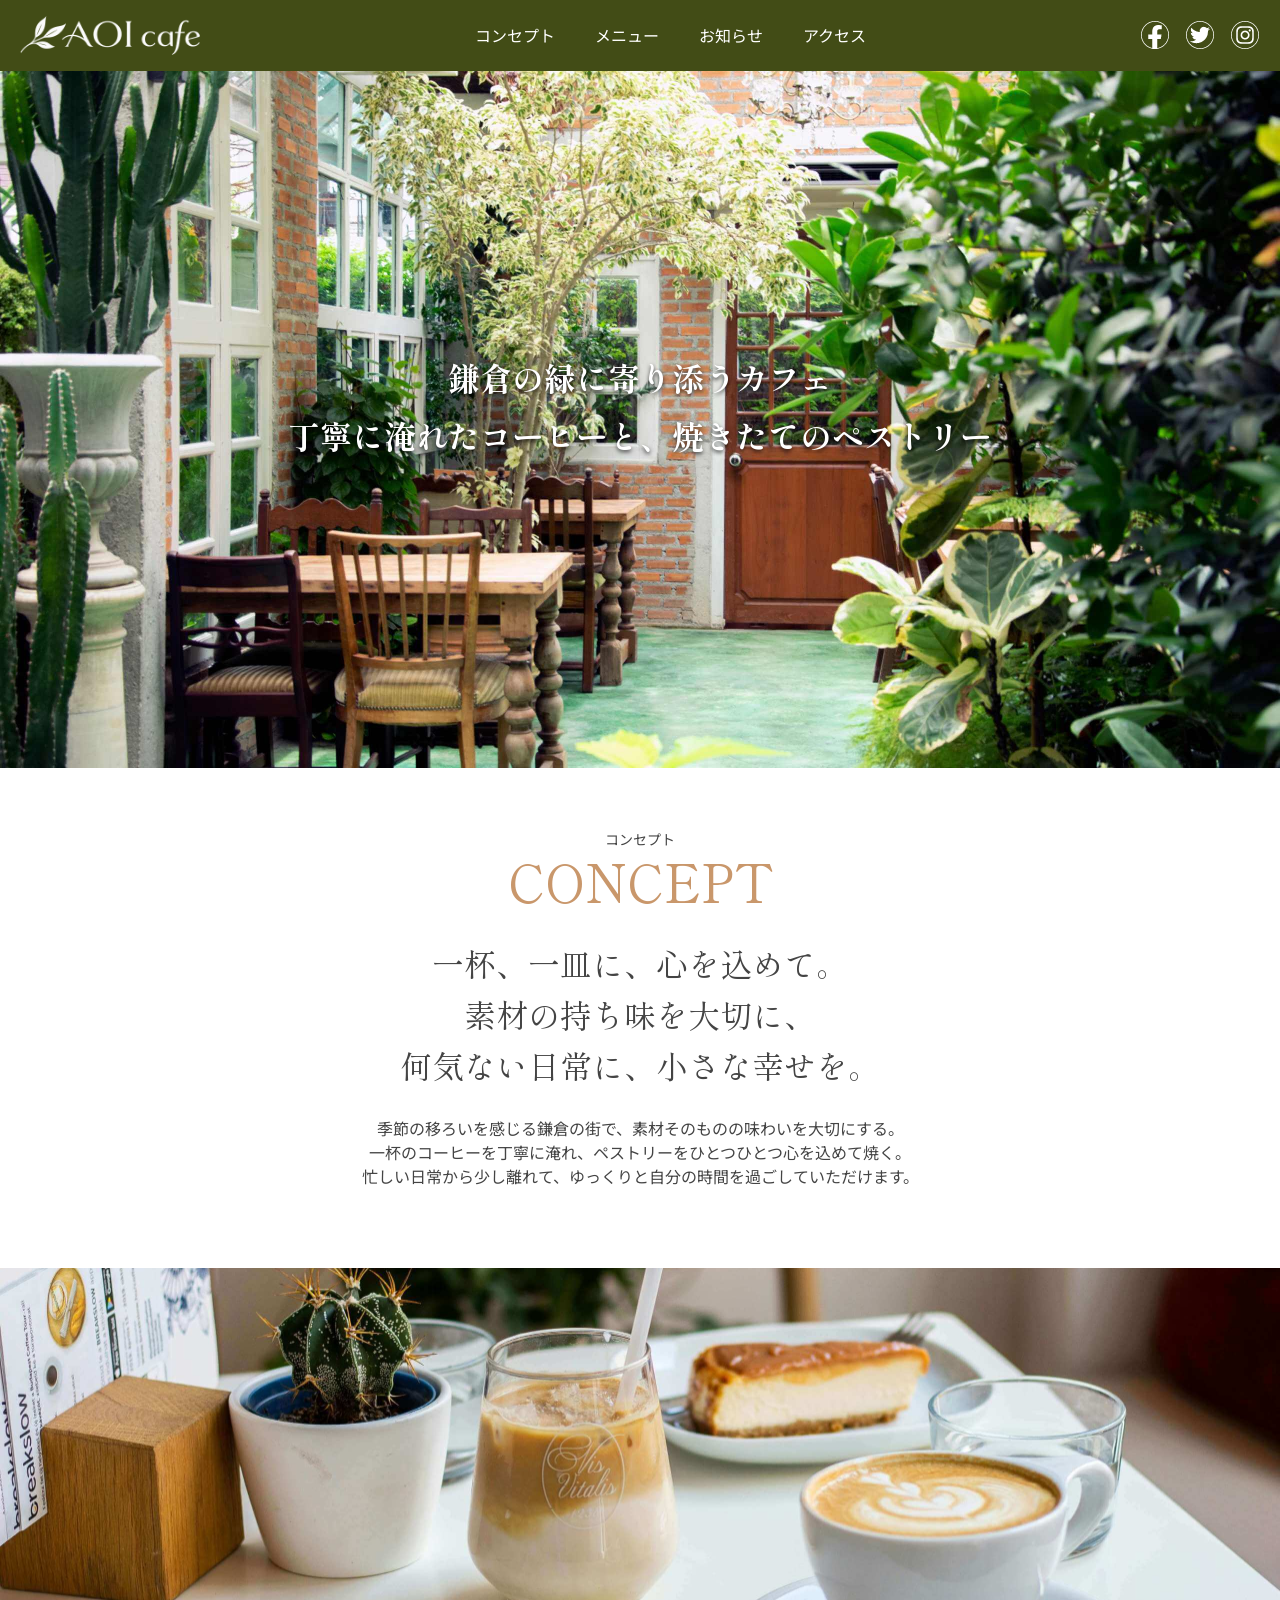
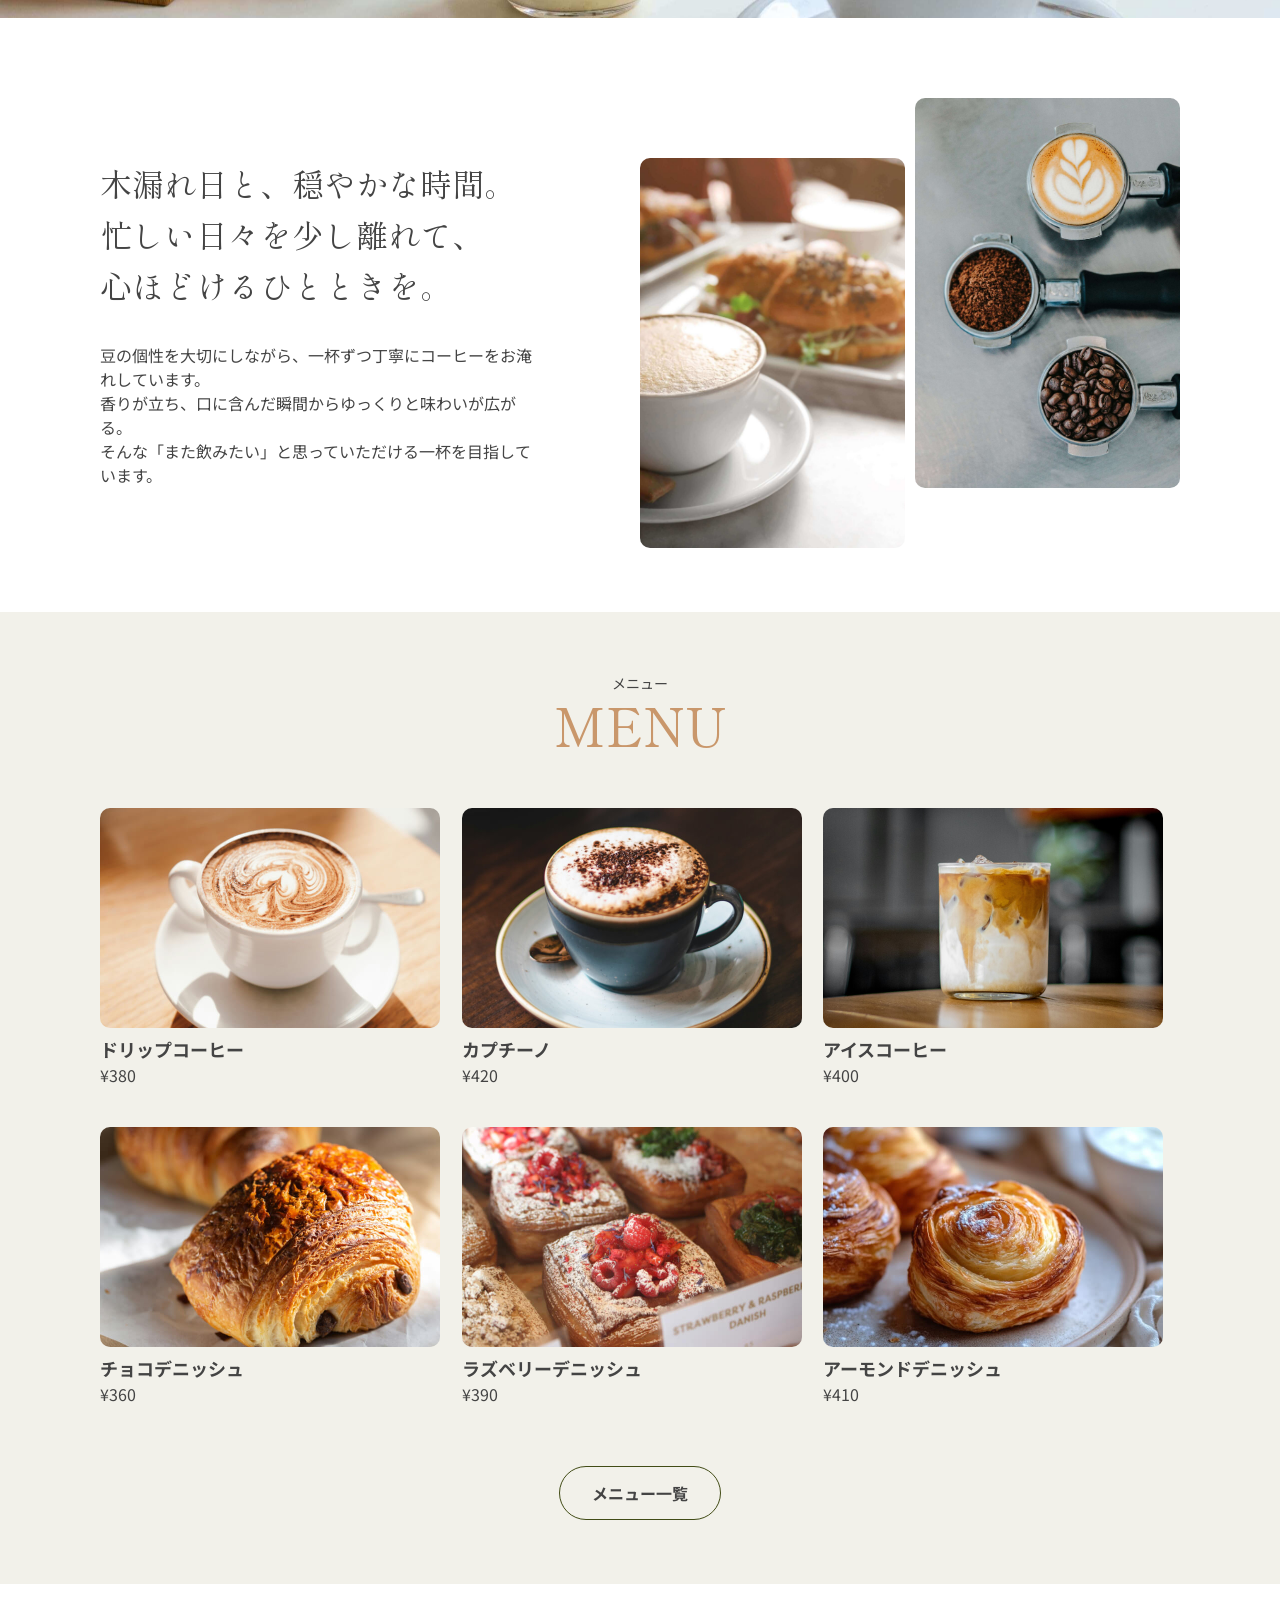
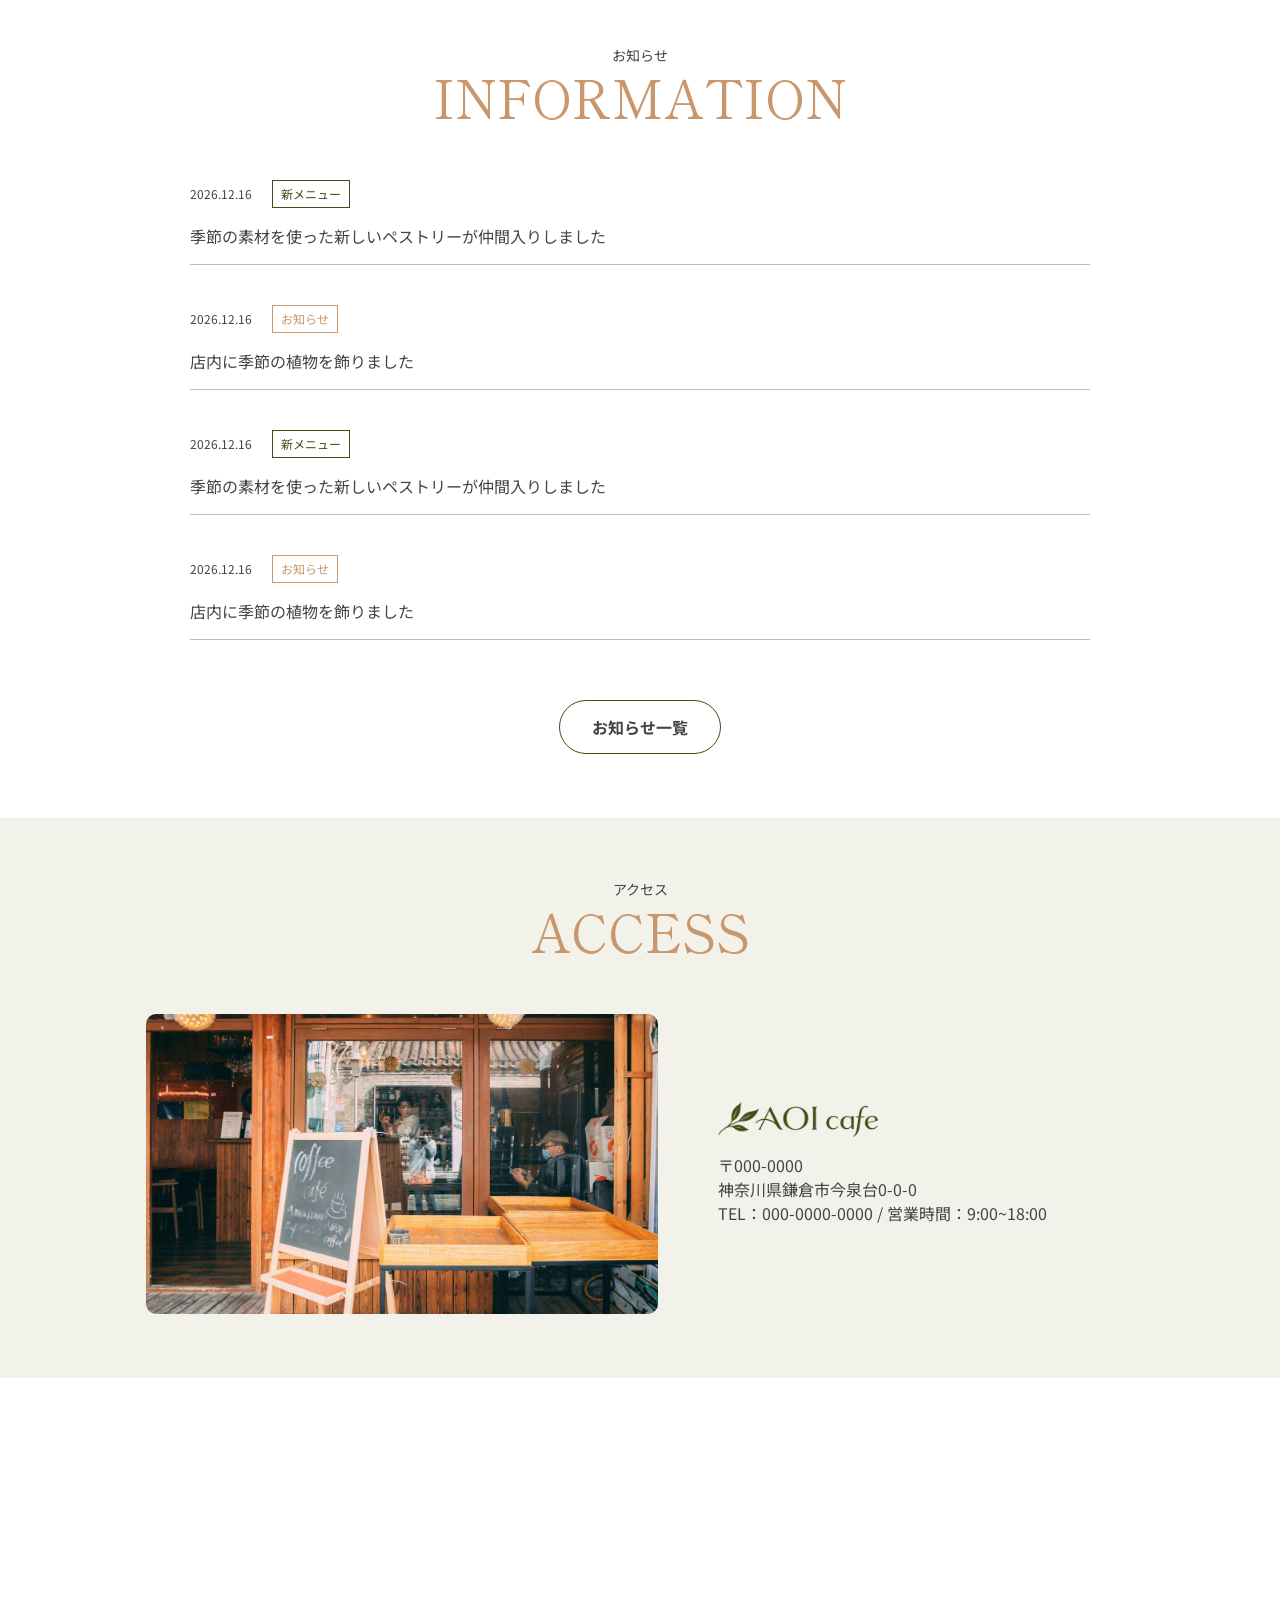
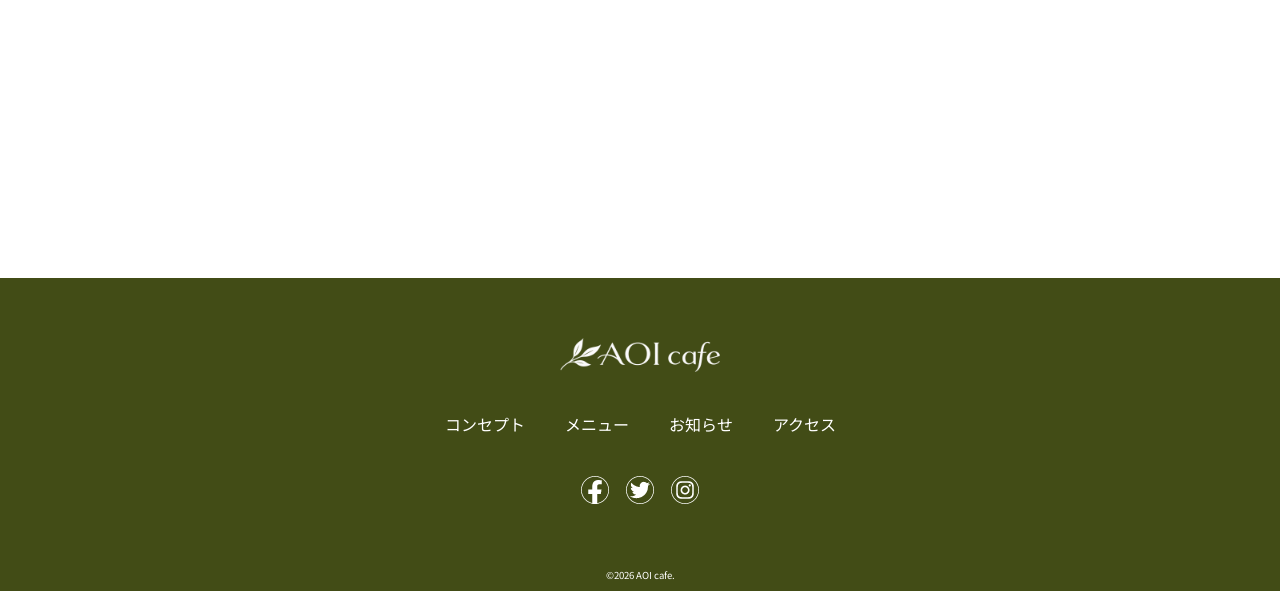
<file: index.html>
<!DOCTYPE html>
<html lang="ja">
<head>
    <meta charset="UTF-8">
    <meta name="viewport" content="width=device-width, initial-scale=1.0">
    <title>AOI cafe</title>
    <meta name="description" content="鎌倉の緑に寄り添うカフェ、AOI cafe。丁寧に淹れたコーヒーと、焼きたてのペストリーをご用意してお待ちしております。">
    <link rel="stylesheet" href="css/reset.css">
    <link rel="preconnect" href="https://fonts.googleapis.com">
    <link rel="preconnect" href="https://fonts.gstatic.com" crossorigin>
    <link href="https://fonts.googleapis.com/css2?family=Noto+Sans+JP:wght@100..900&family=Shippori+Mincho:wght@400;700&display=swap" rel="stylesheet">
    <link rel="stylesheet" href="css/style.css">
</head>
<body>
    <header class="header">
        <h1 class="header-logo">
            <a href="index.html" class="header-link">
                <img src="img/logo.png" alt="AOI cafe">
            </a>
        </h1>
        <nav class="header-nav">
            <ul class="header-nav-list">
                <li class="header-nav-item">
                    <a class="header-nav-link" href="index.html#concept">コンセプト</a>
                </li>
                <li class="header-nav-item">
                    <a class="header-nav-link" href="menu.html">メニュー</a>
                </li>
                <li class="header-nav-item">
                    <a class="header-nav-link" href="info.html">お知らせ</a>
                </li>
                <li class="header-nav-item">
                    <a class="header-nav-link" href="index.html#access">アクセス</a>
                </li>
            </ul>
        </nav>
        <div class="icon">
            <ul class="icon-list">
                <li class="icon-item">
                    <a class="icon-link">
                        <img src="img/facebook_icon.png" alt="Facebook">
                    </a>
                </li>
                <li class="icon-item">
                    <a class="icon-link">
                        <img src="img/twitter_icon.png" alt="Twitter">
                    </a>
                </li>
                <li class="icon-item">
                    <a class="icon-link">
                        <img src="img/instagram_icon.png" alt="Instagram">
                    </a>
                </li>
            </ul>
        </div>
        <div class="sp-header-btn">
            <button class="sp-header-btn-link" type="button" aria-label="メニューを開く" aria-expanded="false" aria-controls="sp-menu">
                <span class="sp-header-btn-box"></span>
                <span class="sp-header-btn-box"></span>
                <span class="sp-header-btn-box"></span>
            </button>
        </div>
        <div class="sp-menu" id="sp-menu" inert>
            <nav class="sp-menu-nav">
                <ul class="sp-menu-list">
                    <li class="sp-menu-item">
                        <a href="index.html#concept" class="sp-menu-link  __concept"><span class="sp-menu-label-ja">コンセプト</span><span class="sp-menu-label-en">CONCEPT</span></a>
                    </li>
                    <li class="sp-menu-item">
                        <a href="menu.html" class="sp-menu-link  __menu"><span class="sp-menu-label-ja">メニュー</span><span class="sp-menu-label-en">MENU</span></a>
                    </li>
                    <li class="sp-menu-item">
                        <a href="info.html" class="sp-menu-link __info"><span class="sp-menu-label-ja">お知らせ</span><span class="sp-menu-label-en">INFORMATION</span></a>
                    </li>
                    <li class="sp-menu-item">
                        <a href="index.html#access" class="sp-menu-link __access"><span class="sp-menu-label-ja">アクセス</span><span class="sp-menu-label-en">ACCESS</span></a>
                    </li>
                </ul>
            </nav>
        </div>
    </header>

    <div class="kv __index">
        <div class="kv-copy">鎌倉の緑に寄り添うカフェ<br>丁寧に淹れたコーヒーと、<br class="br-sp">焼きたてのペストリー</div>
    </div>
    <main class="main">
        <section id="concept" class="concept section-wrap">
            <div class="section-inner">
                <h2 class="section-ttl __concept">
                    <span class="section-ttl-ja">コンセプト</span>
                    <span class="section-ttl-en">CONCEPT</span>
                </h2>
                <p class="concept-copy">一杯、一皿に、心を込めて。<br>
素材の持ち味を大切に、<br>
何気ない日常に、小さな幸せを。</p>
                <p class="concept-txt">季節の移ろいを感じる鎌倉の街で、<br class="br-sp">素材そのものの味わいを大切にする。<br>
一杯のコーヒーを丁寧に淹れ、<br class="br-sp">ペストリーをひとつひとつ心を込めて焼く。<br>
忙しい日常から少し離れて、<br class="br-sp">ゆっくりと自分の時間を過ごしていただけます。</p>
             </div>
            <div class="concept-img-box">
                <img class="concept-img" src="img/concept_bg.jpg" alt="">
            </div>
            <div class="section-inner">
                <div class="concept-detail">
                    <div class="concept-detail-content">
                        <p class="concept-detail-copy">木漏れ日と、穏やかな時間。<br>忙しい日々を少し離れて、<br class="br-pc">心ほどけるひとときを。</p>
                        <p class="concept-detail-txt">豆の個性を大切にしながら、一杯ずつ丁寧にコーヒーをお淹れしています。<br>
香りが立ち、口に含んだ瞬間からゆっくりと味わいが広がる。<br>
そんな「また飲みたい」と思っていただける一杯を目指しています。</p>
                    </div>
                    <div class="concept-detail-img-wrap">
                        <div class="concept-detail-img-box">
                            <img class="concept-detail-img" src="img/concept_photo01.jpg" alt="">
                        </div>
                        <div class="concept-detail-img-box">
                            <img class="concept-detail-img" src="img/concept_photo02.jpg" alt="">
                        </div>
                    </div>
                </div>
            </div>
        </section>
        <section id="menu" class="menu section-wrap">
            <div class="section-inner">
                <h2 class="section-ttl __menu">
                    <span class="section-ttl-ja">メニュー</span>
                    <span class="section-ttl-en">MENU</span>
                </h2>
                <ul class="menu-wrap">
                    <li class="menu-item">
                        <div class="menu-img-box">
                            <img src="img/menu_photo01.jpg" alt="" class="menu-img">
                        </div>
                        <div class="menu-content">
                            <p class="menu-name">ドリップコーヒー</p>
                            <p class="menu-price">¥380</p>
                        </div>
                    </li>
                    <li class="menu-item">
                        <div class="menu-img-box">
                            <img src="img/menu_photo02.jpg" alt="" class="menu-img">
                        </div>
                        <div class="menu-content">
                            <p class="menu-name">カプチーノ</p>
                            <p class="menu-price">¥420</p>
                        </div>
                    </li>
                    <li class="menu-item">
                        <div class="menu-img-box">
                            <img src="img/menu_photo03.jpg" alt="" class="menu-img">
                        </div>
                        <div class="menu-content">
                            <p class="menu-name">アイスコーヒー</p>
                            <p class="menu-price">¥400</p>
                        </div>
                    </li>
                    <li class="menu-item">
                        <div class="menu-img-box">
                            <img src="img/menu_photo04.jpg" alt="" class="menu-img">
                        </div>
                        <div class="menu-content">
                            <p class="menu-name">チョコデニッシュ</p>
                            <p class="menu-price">¥360</p>
                        </div>
                    </li>
                    <li class="menu-item">
                        <div class="menu-img-box">
                            <img src="img/menu_photo05.jpg" alt="" class="menu-img">
                        </div>
                        <div class="menu-content">
                            <p class="menu-name">ラズベリーデニッシュ</p>
                            <p class="menu-price">¥390</p>
                        </div>
                    </li>
                    <li class="menu-item">
                        <div class="menu-img-box">
                            <img src="img/menu_photo07.jpg" alt="" class="menu-img">
                        </div>
                        <div class="menu-content">
                            <p class="menu-name">アーモンドデニッシュ</p>
                            <p class="menu-price">¥410</p>
                        </div>
                    </li>
                </ul>
                <div class="btn-box">
                    <a href="menu.html" class="btn-link">メニュー一覧</a>
                </div>
            </div>
        </section>
        <section class="info section-wrap">
            <div class="section-inner-s">
                <h2 class="section-ttl __info">
                    <span class="section-ttl-ja">お知らせ</span>
                    <span class="section-ttl-en">INFORMATION</span>
                </h2>
                <ul class="info-wrap">
                    <li class="info-content">
                        <span class="info-date">2026.12.16</span>
                        <span class="info-icon __info-icon-new">新メニュー</span>
                        <p class="info-txt"><a class="info-link" href="info-single.html">季節の素材を使った新しいペストリーが仲間入りしました</a></p>
                    </li>
                    <li class="info-content">
                        <span class="info-date">2026.12.16</span>
                        <span class="info-icon __info-icon-info">お知らせ</span>
                        <p class="info-txt"><span class="info-link">店内に季節の植物を飾りました</span></p>
                    </li>
                    <li class="info-content">
                        <span class="info-date">2026.12.16</span>
                        <span class="info-icon __info-icon-new">新メニュー</span>
                        <p class="info-txt"><a class="info-link" href="info-single.html">季節の素材を使った新しいペストリーが仲間入りしました</a></p>
                    </li>
                    <li class="info-content">
                        <span class="info-date">2026.12.16</span>
                        <span class="info-icon __info-icon-info">お知らせ</span>
                        <p class="info-txt"><span class="info-link">店内に季節の植物を飾りました</span></p>
                    </li>
                </ul>
                <div class="btn-box">
                    <a href="info.html" class="btn-link">お知らせ一覧</a>
                </div>
            </div>
        </section>
        <section id="access" class="access section-wrap">
            <div class="section-inner">
                <h2 class="section-ttl __access">
                    <span class="section-ttl-ja">アクセス</span>
                    <span class="section-ttl-en">ACCESS</span>
                </h2>
                <div class="access-content">
                    <div class="access-img-box">
                        <img class="access-img" src="img/access_photo.jpg" alt="">
                    </div>
                    <div class="access-info">
                        <div class="access-logo">
                            <img src="img/logo-black.png" alt="AOI cafe">
                        </div>
                        <p class="access-txt">
                            〒000-0000</p>
                        <p class="access-txt">神奈川県鎌倉市今泉台0-0-0</p>
                        <p class="access-txt">TEL：000-0000-0000 / 営業時間：9:00~18:00</p>
                    </div>
                </div>
            </div>
        </section>
        <div class="access-map">
            <iframe src="https://www.google.com/maps/embed?pb=!1m18!1m12!1m3!1d13018.516556085502!2d139.54937911253427!3d35.34002981702432!2m3!1f0!2f0!3f0!3m2!1i1024!2i768!4f13.1!3m3!1m2!1s0x601845af418f5da3%3A0x6fc320539a2c01a0!2z44CSMjQ3LTAwNTMg56We5aWI5bed55yM6Y6M5YCJ5biC5LuK5rOJ5Y-w!5e0!3m2!1sja!2sjp!4v1789964758232!5m2!1sja!2sjp" width="100%" height="500" style="border:0;" allowfullscreen="" loading="lazy" referrerpolicy="strict-origin-when-cross-origin"></iframe>
        </div>
    </main>
    <footer class="footer">
        <div class="footer-logo-box">
            <img class="footer-logo" src="img/logo.png" alt="AOI cafe">
        </div>
        <ul class="footer-nav-list">
            <li class="footer-nav-item">
                <a class="footer-nav-link" href="index.html#concept">コンセプト</a>
            </li>
            <li class="footer-nav-item">
                <a class="footer-nav-link" href="menu.html">メニュー</a>
            </li>
            <li class="footer-nav-item">
                <a class="footer-nav-link" href="info.html">お知らせ</a>
            </li>
            <li class="footer-nav-item">
                <a class="footer-nav-link" href="index.html#access">アクセス</a>
            </li>
        </ul>
        <div class="icon">
            <ul class="icon-list">
                <li class="icon-item">
                    <a class="icon-link">
                        <img src="img/facebook_icon.png" alt="Facebook">
                    </a>
                </li>
                <li class="icon-item">
                    <a class="icon-link">
                        <img src="img/twitter_icon.png" alt="Twitter">
                    </a>
                </li>
                <li class="icon-item">
                    <a class="icon-link">
                        <img src="img/instagram_icon.png" alt="Instagram">
                    </a>
                </li>
            </ul>
        </div>
        <p class="footer-copy">
            <small>&copy;2026 AOI cafe.</small>
        </p>
    </footer>
<script src="js/script.js"></script>
</body>
</html>
</file>
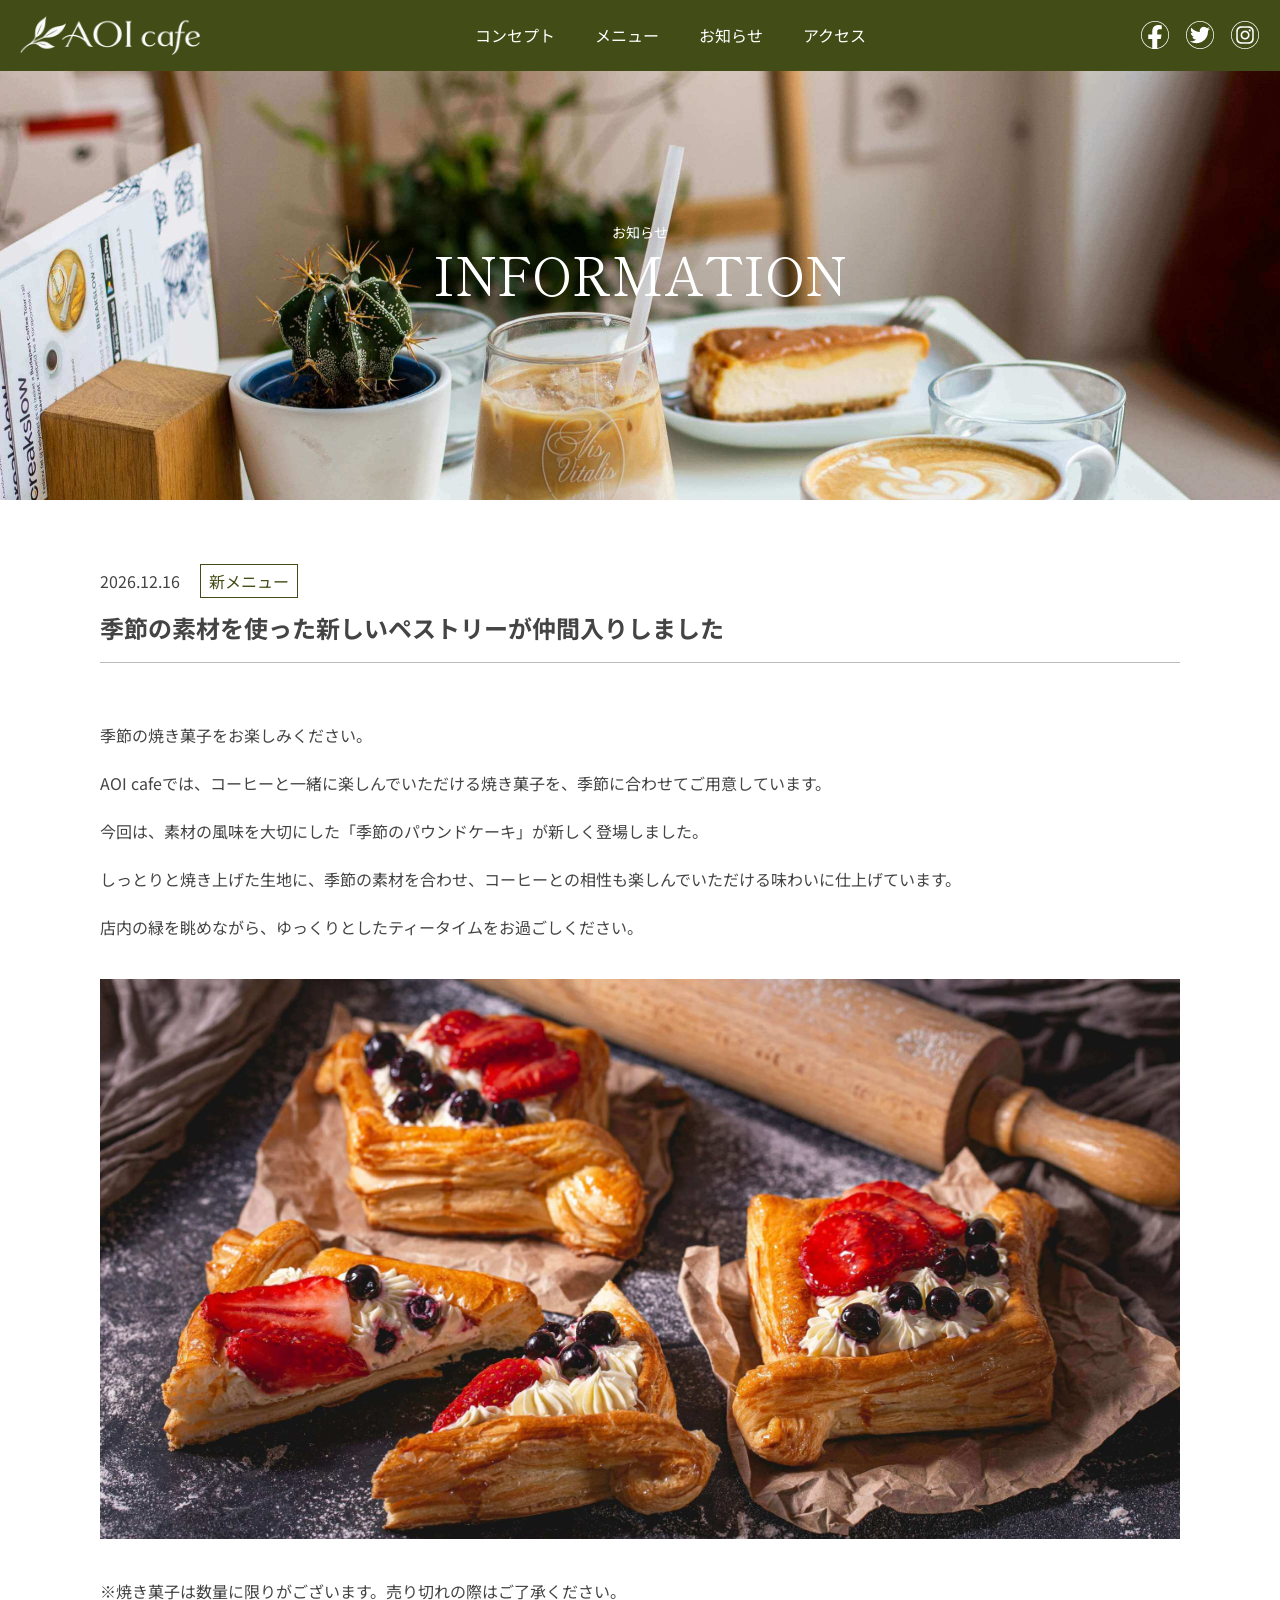
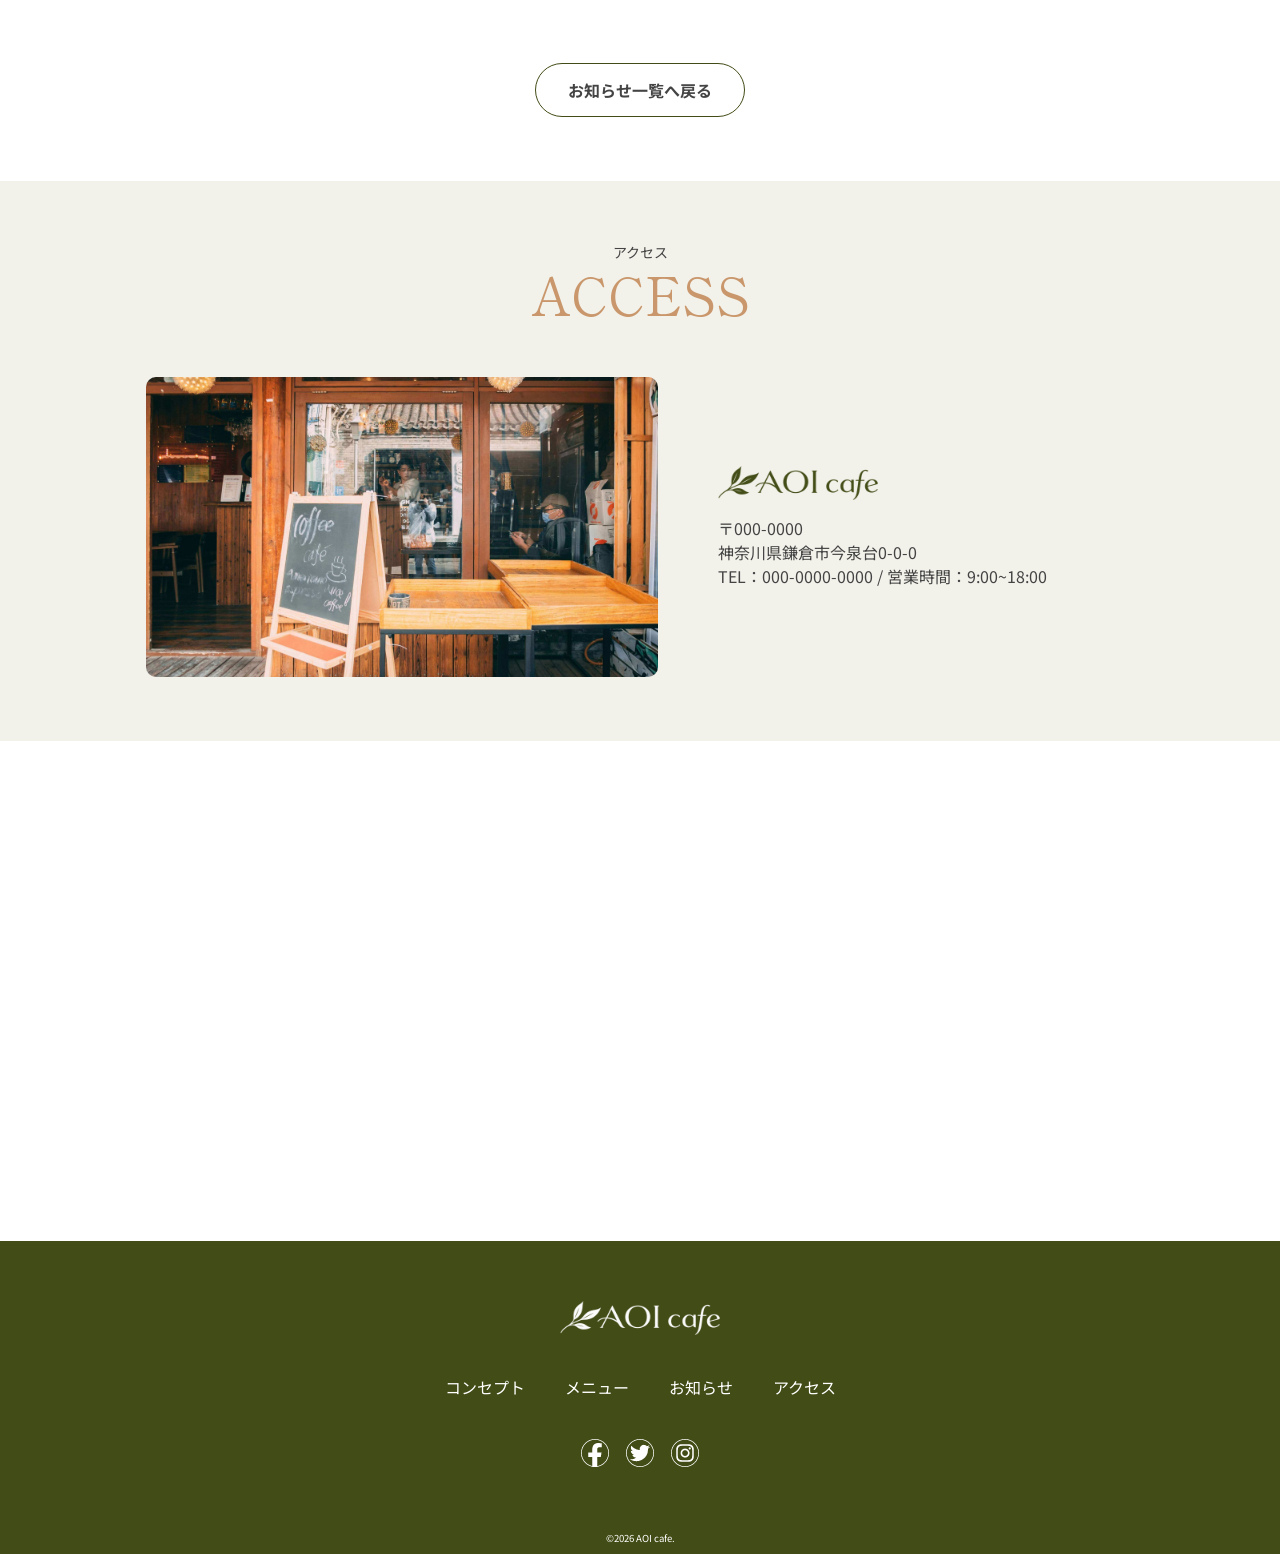
<file: info-single.html>
<!DOCTYPE html>
<html lang="ja">
<head>
    <meta charset="UTF-8">
    <meta name="viewport" content="width=device-width, initial-scale=1.0">
    <title>AOI cafe | Cafe | お知らせ詳細</title>
    <meta name="description" content="AOI cafeに季節の素材を使った新しいペストリーが仲間入りしました。">
    <link rel="stylesheet" href="css/reset.css">
    <link rel="preconnect" href="https://fonts.googleapis.com">
    <link rel="preconnect" href="https://fonts.gstatic.com" crossorigin>
    <link href="https://fonts.googleapis.com/css2?family=Noto+Sans+JP:wght@100..900&family=Shippori+Mincho:wght@400;700&display=swap" rel="stylesheet">
    <link rel="stylesheet" href="css/style.css">
</head>
<body>
    <header class="header">
        <div class="header-logo">
            <a href="index.html" class="header-link">
                <img src="img/logo.png" alt="AOI cafe">
            </a>
        </div>
        <nav class="header-nav">
            <ul class="header-nav-list">
                <li class="header-nav-item">
                    <a class="header-nav-link" href="index.html#concept">コンセプト</a>
                </li>
                <li class="header-nav-item">
                    <a class="header-nav-link" href="menu.html">メニュー</a>
                </li>
                <li class="header-nav-item">
                    <a class="header-nav-link" href="info.html">お知らせ</a>
                </li>
                <li class="header-nav-item">
                    <a class="header-nav-link" href="index.html#access">アクセス</a>
                </li>
            </ul>
        </nav>
        <div class="icon">
            <ul class="icon-list">
                <li class="icon-item">
                    <a class="icon-link">
                        <img src="img/facebook_icon.png" alt="Facebook">
                    </a>
                </li>
                <li class="icon-item">
                    <a class="icon-link">
                        <img src="img/twitter_icon.png" alt="Twitter">
                    </a>
                </li>
                <li class="icon-item">
                    <a class="icon-link">
                        <img src="img/instagram_icon.png" alt="Instagram">
                    </a>
                </li>
            </ul>
        </div>
        <div class="sp-header-btn">
            <button class="sp-header-btn-link" type="button" aria-label="メニューを開く" aria-expanded="false" aria-controls="sp-menu">
                <span class="sp-header-btn-box"></span>
                <span class="sp-header-btn-box"></span>
                <span class="sp-header-btn-box"></span>
            </button>
        </div>
        <div class="sp-menu" id="sp-menu" inert>
            <nav class="sp-menu-nav">
                <ul class="sp-menu-list">
                    <li class="sp-menu-item">
                        <a href="index.html#concept" class="sp-menu-link  __concept"><span class="sp-menu-label-ja">コンセプト</span><span class="sp-menu-label-en">CONCEPT</span></a>
                    </li>
                    <li class="sp-menu-item">
                        <a href="menu.html" class="sp-menu-link  __menu"><span class="sp-menu-label-ja">メニュー</span><span class="sp-menu-label-en">MENU</span></a>
                    </li>
                    <li class="sp-menu-item">
                        <a href="info.html" class="sp-menu-link __info"><span class="sp-menu-label-ja">お知らせ</span><span class="sp-menu-label-en">INFORMATION</span></a>
                    </li>
                    <li class="sp-menu-item">
                        <a href="index.html#access" class="sp-menu-link __access"><span class="sp-menu-label-ja">アクセス</span><span class="sp-menu-label-en">ACCESS</span></a>
                    </li>
                </ul>
            </nav>
        </div>
    </header>
    <div class="kv __info">
        <div class="kv-detail">
            <h2 class="section-ttl __info">
                <span class="section-ttl-ja">お知らせ</span>
                <span class="section-ttl-en">INFORMATION</span>
            </h2>
        </div>
    </div>
    <main class="main">
        <section class="infosingle section-wrap">
            <div class="section-inner">
                <div class="infosingle-head">
                    <span class="info-date">2026.12.16</span>
                    <span class="info-icon __info-icon-new">新メニュー</span>
                    <h1 class="info-txt">季節の素材を使った新しいペストリーが仲間入りしました</h1>
                </div>
                <div class="infosingle-content">
                    <p>季節の焼き菓子をお楽しみください。</p>
                    <p>AOI cafeでは、コーヒーと一緒に楽しんでいただける焼き菓子を、季節に合わせてご用意しています。</p>
                    <p>今回は、素材の風味を大切にした「季節のパウンドケーキ」が新しく登場しました。</p>

                    <p>しっとりと焼き上げた生地に、季節の素材を合わせ、コーヒーとの相性も楽しんでいただける味わいに仕上げています。</p>

                    <p>店内の緑を眺めながら、ゆっくりとしたティータイムをお過ごしください。</p>

                    
                    <img src="img/info_photo.jpg" alt="">
                    <p>※焼き菓子は数量に限りがございます。売り切れの際はご了承ください。</p>
                </div>

                <div class="btn-box">
                    <a href="info.html" class="btn-link">お知らせ一覧へ戻る</a>
                </div>
            </div>
        </section>

        <section id="access" class="access section-wrap">
            <div class="section-inner">
                <h2 class="section-ttl __access">
                    <span class="section-ttl-ja">アクセス</span>
                    <span class="section-ttl-en">ACCESS</span>
                </h2>
                <div class="access-content">
                    <div class="access-img-box">
                        <img class="access-img" src="img/access_photo.jpg" alt="">
                    </div>
                    <div class="access-info">
                        <div class="access-logo">
                            <img src="img/logo-black.png" alt="AOI cafe">
                        </div>
                        <p class="access-txt">
                            〒000-0000</p>
                        <p class="access-txt">神奈川県鎌倉市今泉台0-0-0</p>
                        <p class="access-txt">TEL：000-0000-0000 / 営業時間：9:00~18:00</p>
                    </div>
                </div>
            </div>
        </section>
        <div class="access-map">
            <iframe src="https://www.google.com/maps/embed?pb=!1m18!1m12!1m3!1d13018.516556085502!2d139.54937911253427!3d35.34002981702432!2m3!1f0!2f0!3f0!3m2!1i1024!2i768!4f13.1!3m3!1m2!1s0x601845af418f5da3%3A0x6fc320539a2c01a0!2z44CSMjQ3LTAwNTMg56We5aWI5bed55yM6Y6M5YCJ5biC5LuK5rOJ5Y-w!5e0!3m2!1sja!2sjp!4v1789964758232!5m2!1sja!2sjp" width="100%" height="500" style="border:0;" allowfullscreen="" loading="lazy" referrerpolicy="strict-origin-when-cross-origin"></iframe>
        </div>
    </main>
    <footer class="footer">
        <div class="footer-logo-box">
            <img class="footer-logo" src="img/logo.png" alt="AOI cafe">
        </div>
        <ul class="footer-nav-list">
            <li class="footer-nav-item">
                <a class="footer-nav-link" href="index.html#concept">コンセプト</a>
            </li>
            <li class="footer-nav-item">
                <a class="footer-nav-link" href="menu.html">メニュー</a>
            </li>
            <li class="footer-nav-item">
                <a class="footer-nav-link" href="info.html">お知らせ</a>
            </li>
            <li class="footer-nav-item">
                <a class="footer-nav-link" href="index.html#access">アクセス</a>
            </li>
        </ul>
        <div class="icon">
            <ul class="icon-list">
                <li class="icon-item">
                    <a class="icon-link">
                        <img src="img/facebook_icon.png" alt="Facebook">
                    </a>
                </li>
                <li class="icon-item">
                    <a class="icon-link">
                        <img src="img/twitter_icon.png" alt="Twitter">
                    </a>
                </li>
                <li class="icon-item">
                    <a class="icon-link">
                        <img src="img/instagram_icon.png" alt="Instagram">
                    </a>
                </li>
            </ul>
        </div>
        <p class="footer-copy">
            <small>&copy;2026 AOI cafe.</small>
        </p>
    </footer>
<script src="js/script.js"></script>
</body>
</html>
</file>
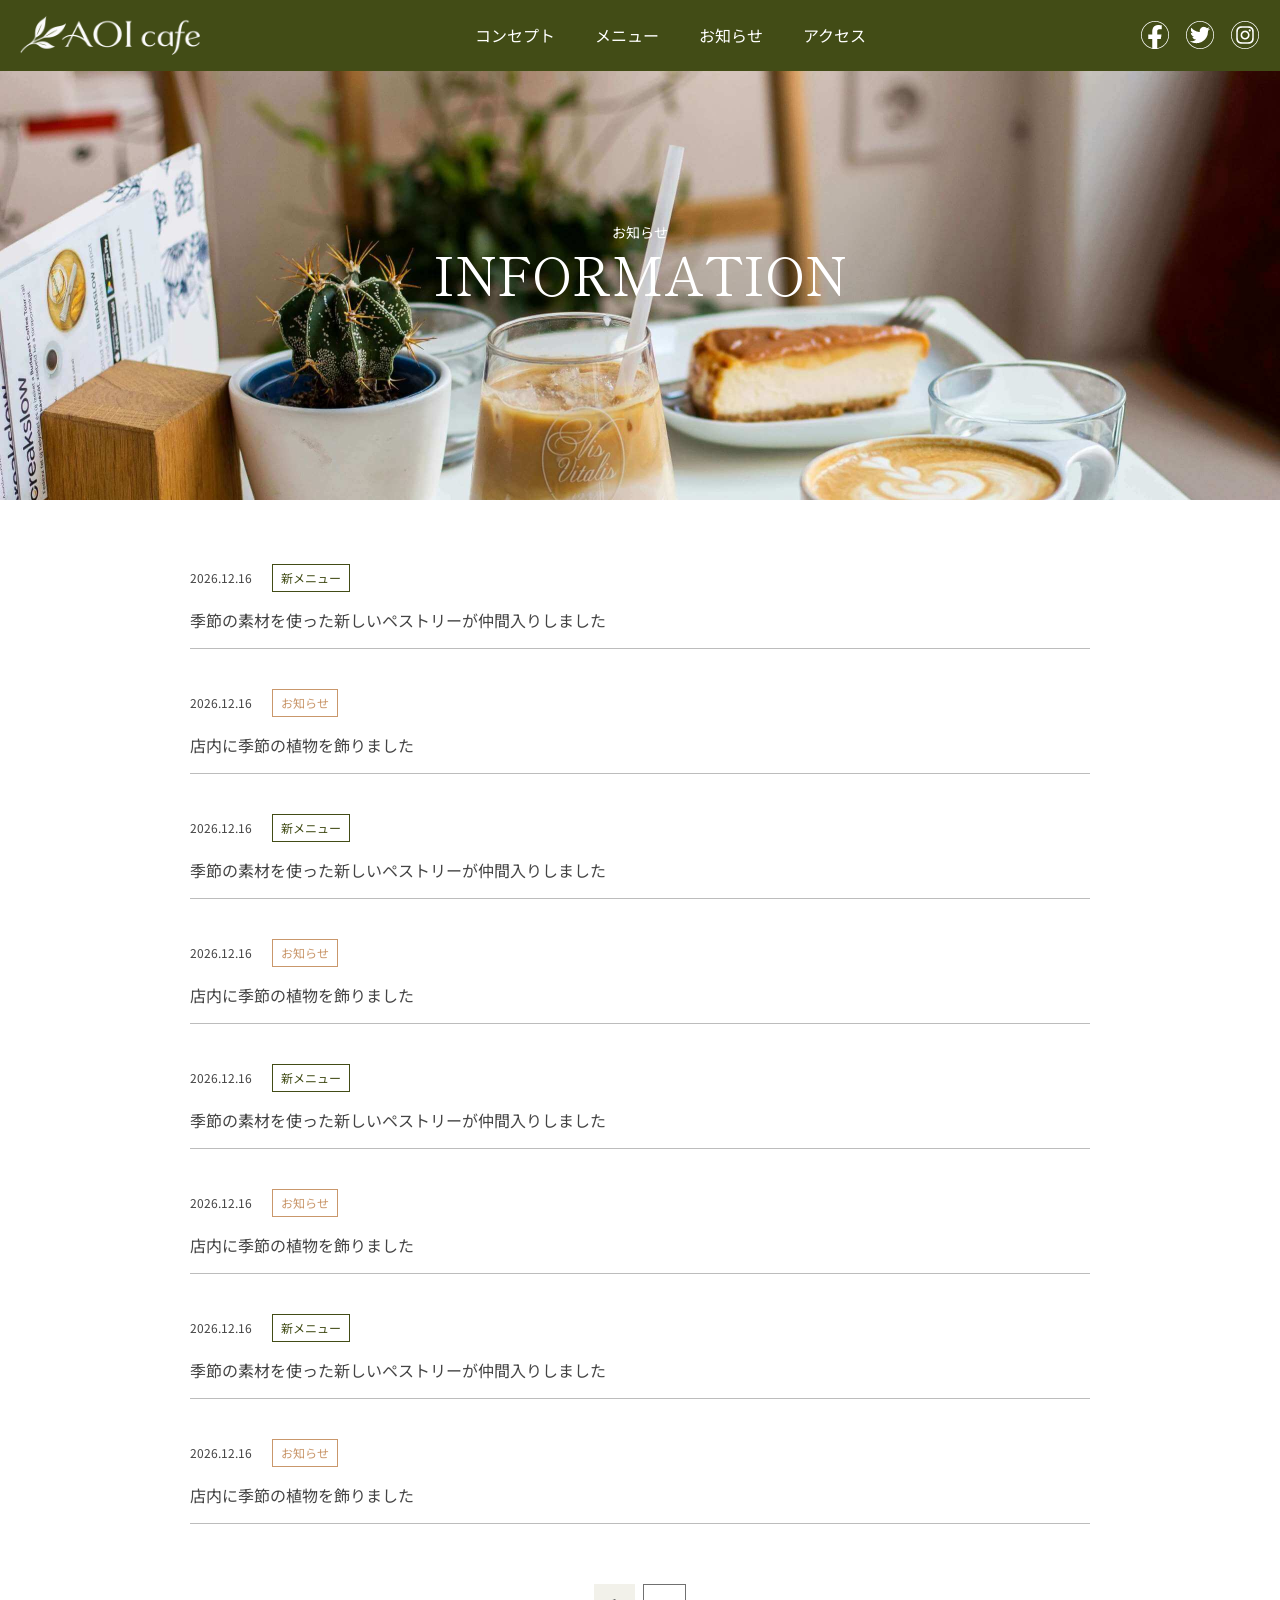
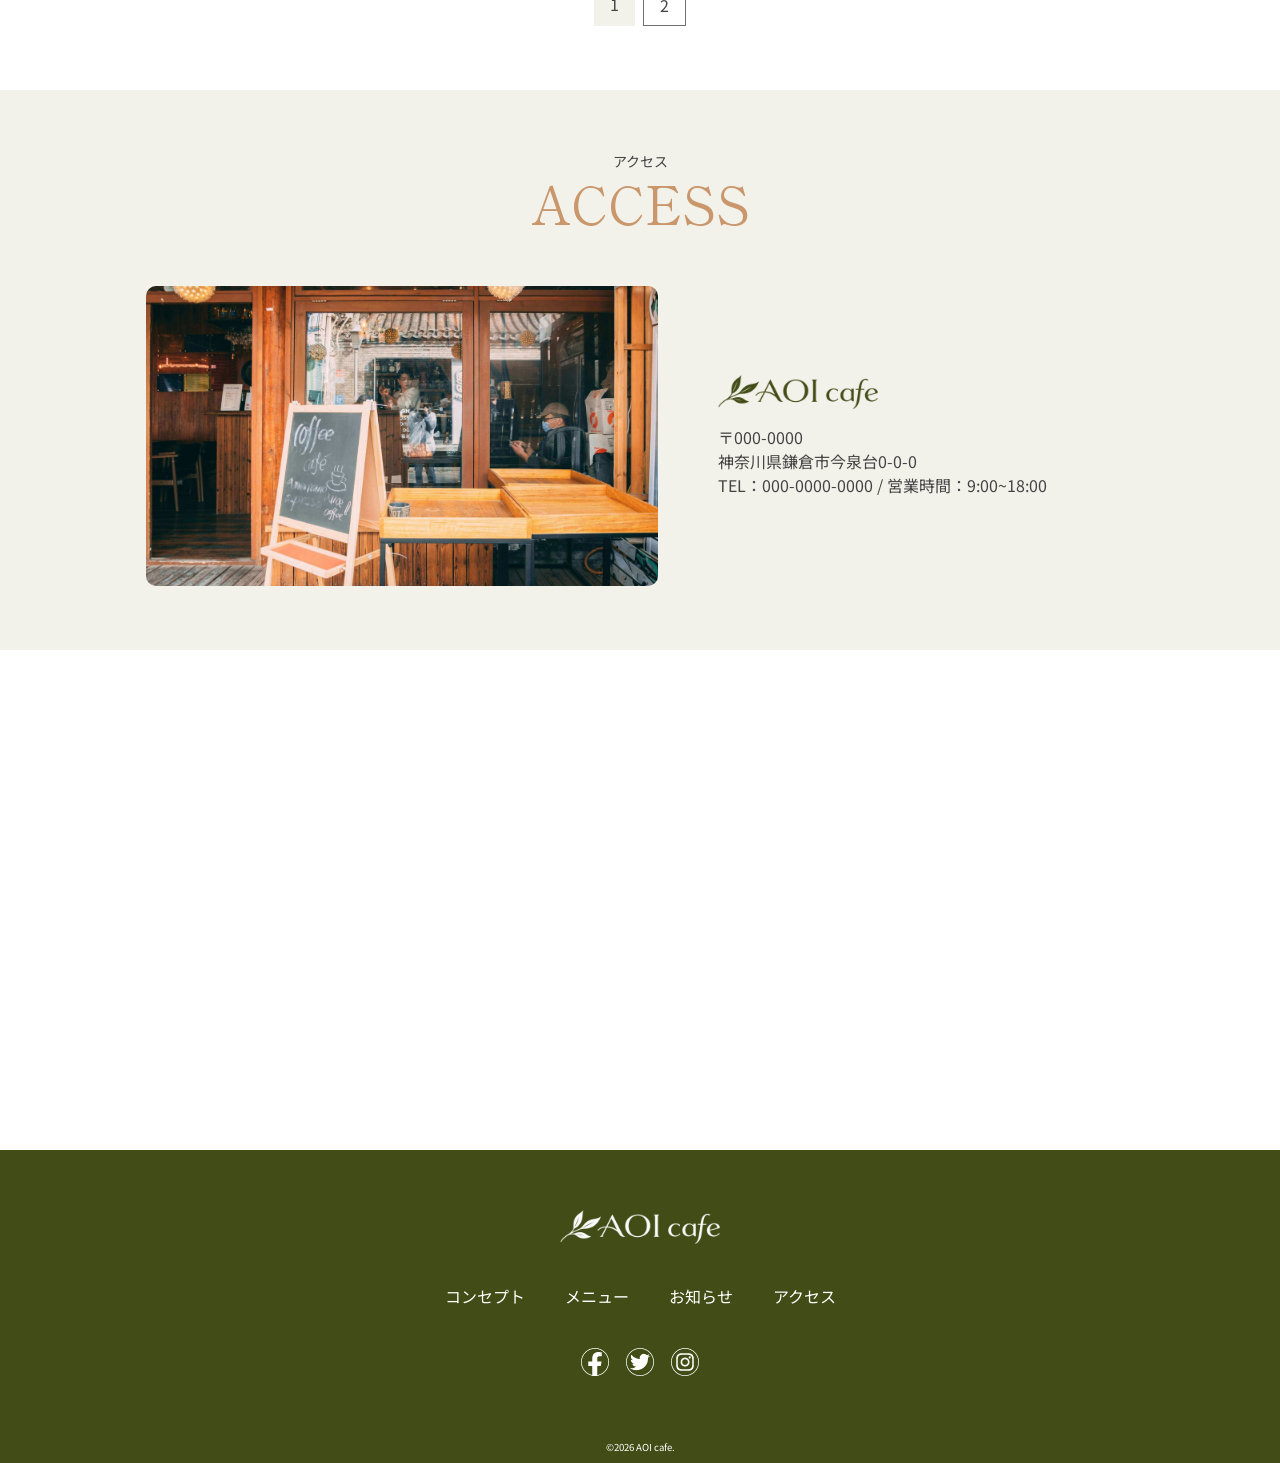
<file: info.html>
<!DOCTYPE html>
<html lang="ja">
<head>
    <meta charset="UTF-8">
    <meta name="viewport" content="width=device-width, initial-scale=1.0">
    <title>AOI cafe | Cafe | お知らせ</title>
    <meta name="description" content="AOI cafeからのお知らせ。新メニューや営業時間など、最新情報をご案内します。">
    <link rel="stylesheet" href="css/reset.css">
    <link rel="preconnect" href="https://fonts.googleapis.com">
    <link rel="preconnect" href="https://fonts.gstatic.com" crossorigin>
    <link href="https://fonts.googleapis.com/css2?family=Noto+Sans+JP:wght@100..900&family=Shippori+Mincho:wght@400;700&display=swap" rel="stylesheet">
    <link rel="stylesheet" href="css/style.css">
</head>
<body>
    <header class="header">
        <div class="header-logo">
            <a href="index.html" class="header-link">
                <img src="img/logo.png" alt="AOI cafe">
            </a>
        </div>
        <nav class="header-nav">
            <ul class="header-nav-list">
                <li class="header-nav-item">
                    <a class="header-nav-link" href="index.html#concept">コンセプト</a>
                </li>
                <li class="header-nav-item">
                    <a class="header-nav-link" href="menu.html">メニュー</a>
                </li>
                <li class="header-nav-item">
                    <a class="header-nav-link" href="info.html">お知らせ</a>
                </li>
                <li class="header-nav-item">
                    <a class="header-nav-link" href="index.html#access">アクセス</a>
                </li>
            </ul>
        </nav>
        <div class="icon">
            <ul class="icon-list">
                <li class="icon-item">
                    <a class="icon-link">
                        <img src="img/facebook_icon.png" alt="Facebook">
                    </a>
                </li>
                <li class="icon-item">
                    <a class="icon-link">
                        <img src="img/twitter_icon.png" alt="Twitter">
                    </a>
                </li>
                <li class="icon-item">
                    <a class="icon-link">
                        <img src="img/instagram_icon.png" alt="Instagram">
                    </a>
                </li>
            </ul>
        </div>
        <div class="sp-header-btn">
            <button class="sp-header-btn-link" type="button" aria-label="メニューを開く" aria-expanded="false" aria-controls="sp-menu">
                <span class="sp-header-btn-box"></span>
                <span class="sp-header-btn-box"></span>
                <span class="sp-header-btn-box"></span>
            </button>
        </div>
        <div class="sp-menu" id="sp-menu" inert>
            <nav class="sp-menu-nav">
                <ul class="sp-menu-list">
                    <li class="sp-menu-item">
                        <a href="index.html#concept" class="sp-menu-link  __concept"><span class="sp-menu-label-ja">コンセプト</span><span class="sp-menu-label-en">CONCEPT</span></a>
                    </li>
                    <li class="sp-menu-item">
                        <a href="menu.html" class="sp-menu-link  __menu"><span class="sp-menu-label-ja">メニュー</span><span class="sp-menu-label-en">MENU</span></a>
                    </li>
                    <li class="sp-menu-item">
                        <a href="info.html" class="sp-menu-link __info"><span class="sp-menu-label-ja">お知らせ</span><span class="sp-menu-label-en">INFORMATION</span></a>
                    </li>
                    <li class="sp-menu-item">
                        <a href="index.html#access" class="sp-menu-link __access"><span class="sp-menu-label-ja">アクセス</span><span class="sp-menu-label-en">ACCESS</span></a>
                    </li>
                </ul>
            </nav>
        </div>
    </header>
    <div class="kv __info">
        <div class="kv-detail">
            <h1 class="section-ttl __info">
                <span class="section-ttl-ja">お知らせ</span>
                <span class="section-ttl-en">INFORMATION</span>
            </h1>
        </div>
    </div>
    <main class="main">
        <section class="info section-wrap __detail">
            <div class="section-inner-s">
                <ul class="info-wrap">
                    <li class="info-content">
                        <span class="info-date">2026.12.16</span>
                        <span class="info-icon __info-icon-new">新メニュー</span>
                        <p class="info-txt"><a class="info-link" href="info-single.html">季節の素材を使った新しいペストリーが仲間入りしました</a></p>
                    </li>
                    <li class="info-content">
                        <span class="info-date">2026.12.16</span>
                        <span class="info-icon __info-icon-info">お知らせ</span>
                        <p class="info-txt"><span class="info-link">店内に季節の植物を飾りました</span></p>
                    </li>
                    <li class="info-content">
                        <span class="info-date">2026.12.16</span>
                        <span class="info-icon __info-icon-new">新メニュー</span>
                        <p class="info-txt"><a class="info-link" href="info-single.html">季節の素材を使った新しいペストリーが仲間入りしました</a></p>
                    </li>
                    <li class="info-content">
                        <span class="info-date">2026.12.16</span>
                        <span class="info-icon __info-icon-info">お知らせ</span>
                        <p class="info-txt"><span class="info-link">店内に季節の植物を飾りました</span></p>
                    </li>
                    <li class="info-content">
                        <span class="info-date">2026.12.16</span>
                        <span class="info-icon __info-icon-new">新メニュー</span>
                        <p class="info-txt"><a class="info-link" href="info-single.html">季節の素材を使った新しいペストリーが仲間入りしました</a></p>
                    </li>
                    <li class="info-content">
                        <span class="info-date">2026.12.16</span>
                        <span class="info-icon __info-icon-info">お知らせ</span>
                        <p class="info-txt"><span class="info-link">店内に季節の植物を飾りました</span></p>
                    </li>
                    <li class="info-content">
                        <span class="info-date">2026.12.16</span>
                        <span class="info-icon __info-icon-new">新メニュー</span>
                        <p class="info-txt"><a class="info-link" href="info-single.html">季節の素材を使った新しいペストリーが仲間入りしました</a></p>
                    </li>
                    <li class="info-content">
                        <span class="info-date">2026.12.16</span>
                        <span class="info-icon __info-icon-info">お知らせ</span>
                        <p class="info-txt"><span class="info-link">店内に季節の植物を飾りました</span></p>
                    </li>
                </ul>
                <ul class="page-btn-list">
                    <li class="page-btn-item __current">
                        <span class="page-btn-link" aria-current="page">1</span>
                    </li>
                    <li class="page-btn-item">
                        <span class="page-btn-link">2</span>
                    </li>
                </ul>
            </div>
        </section>

        <section id="access" class="access section-wrap">
            <div class="section-inner">
                <h2 class="section-ttl __access">
                    <span class="section-ttl-ja">アクセス</span>
                    <span class="section-ttl-en">ACCESS</span>
                </h2>
                <div class="access-content">
                    <div class="access-img-box">
                        <img class="access-img" src="img/access_photo.jpg" alt="">
                    </div>
                    <div class="access-info">
                        <div class="access-logo">
                            <img src="img/logo-black.png" alt="AOI cafe">
                        </div>
                        <p class="access-txt">
                            〒000-0000</p>
                        <p class="access-txt">神奈川県鎌倉市今泉台0-0-0</p>
                        <p class="access-txt">TEL：000-0000-0000 / 営業時間：9:00~18:00</p>
                    </div>
                </div>
            </div>
        </section>
        <div class="access-map">
            <iframe src="https://www.google.com/maps/embed?pb=!1m18!1m12!1m3!1d13018.516556085502!2d139.54937911253427!3d35.34002981702432!2m3!1f0!2f0!3f0!3m2!1i1024!2i768!4f13.1!3m3!1m2!1s0x601845af418f5da3%3A0x6fc320539a2c01a0!2z44CSMjQ3LTAwNTMg56We5aWI5bed55yM6Y6M5YCJ5biC5LuK5rOJ5Y-w!5e0!3m2!1sja!2sjp!4v1789964758232!5m2!1sja!2sjp" width="100%" height="500" style="border:0;" allowfullscreen="" loading="lazy" referrerpolicy="strict-origin-when-cross-origin"></iframe>
        </div>
    </main>
    <footer class="footer">
        <div class="footer-logo-box">
            <img class="footer-logo" src="img/logo.png" alt="AOI cafe">
        </div>
        <ul class="footer-nav-list">
            <li class="footer-nav-item">
                <a class="footer-nav-link" href="index.html#concept">コンセプト</a>
            </li>
            <li class="footer-nav-item">
                <a class="footer-nav-link" href="menu.html">メニュー</a>
            </li>
            <li class="footer-nav-item">
                <a class="footer-nav-link" href="info.html">お知らせ</a>
            </li>
            <li class="footer-nav-item">
                <a class="footer-nav-link" href="index.html#access">アクセス</a>
            </li>
        </ul>
        <div class="icon">
            <ul class="icon-list">
                <li class="icon-item">
                    <a class="icon-link">
                        <img src="img/facebook_icon.png" alt="Facebook">
                    </a>
                </li>
                <li class="icon-item">
                    <a class="icon-link">
                        <img src="img/twitter_icon.png" alt="Twitter">
                    </a>
                </li>
                <li class="icon-item">
                    <a class="icon-link">
                        <img src="img/instagram_icon.png" alt="Instagram">
                    </a>
                </li>
            </ul>
        </div>
        <p class="footer-copy">
            <small>&copy;2026 AOI cafe.</small>
        </p>
    </footer>
<script src="js/script.js"></script>
</body>
</html>
</file>
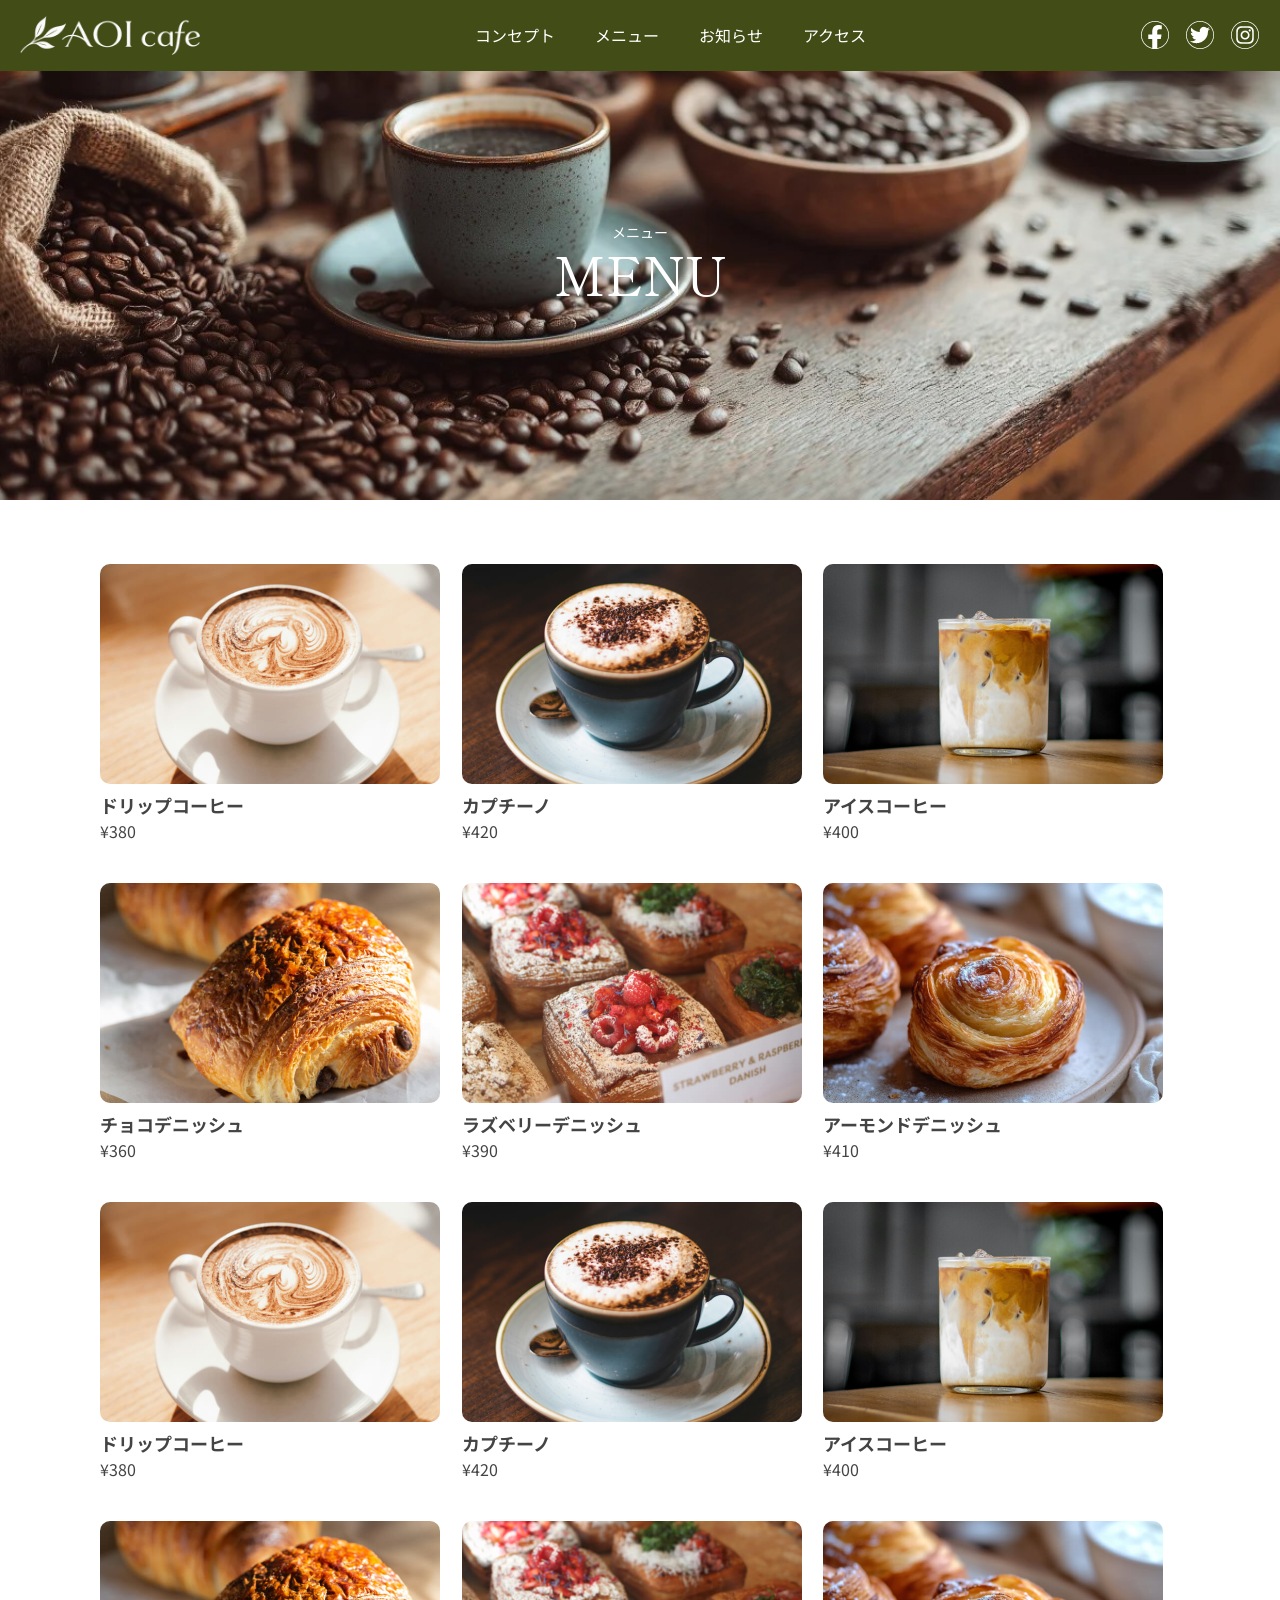
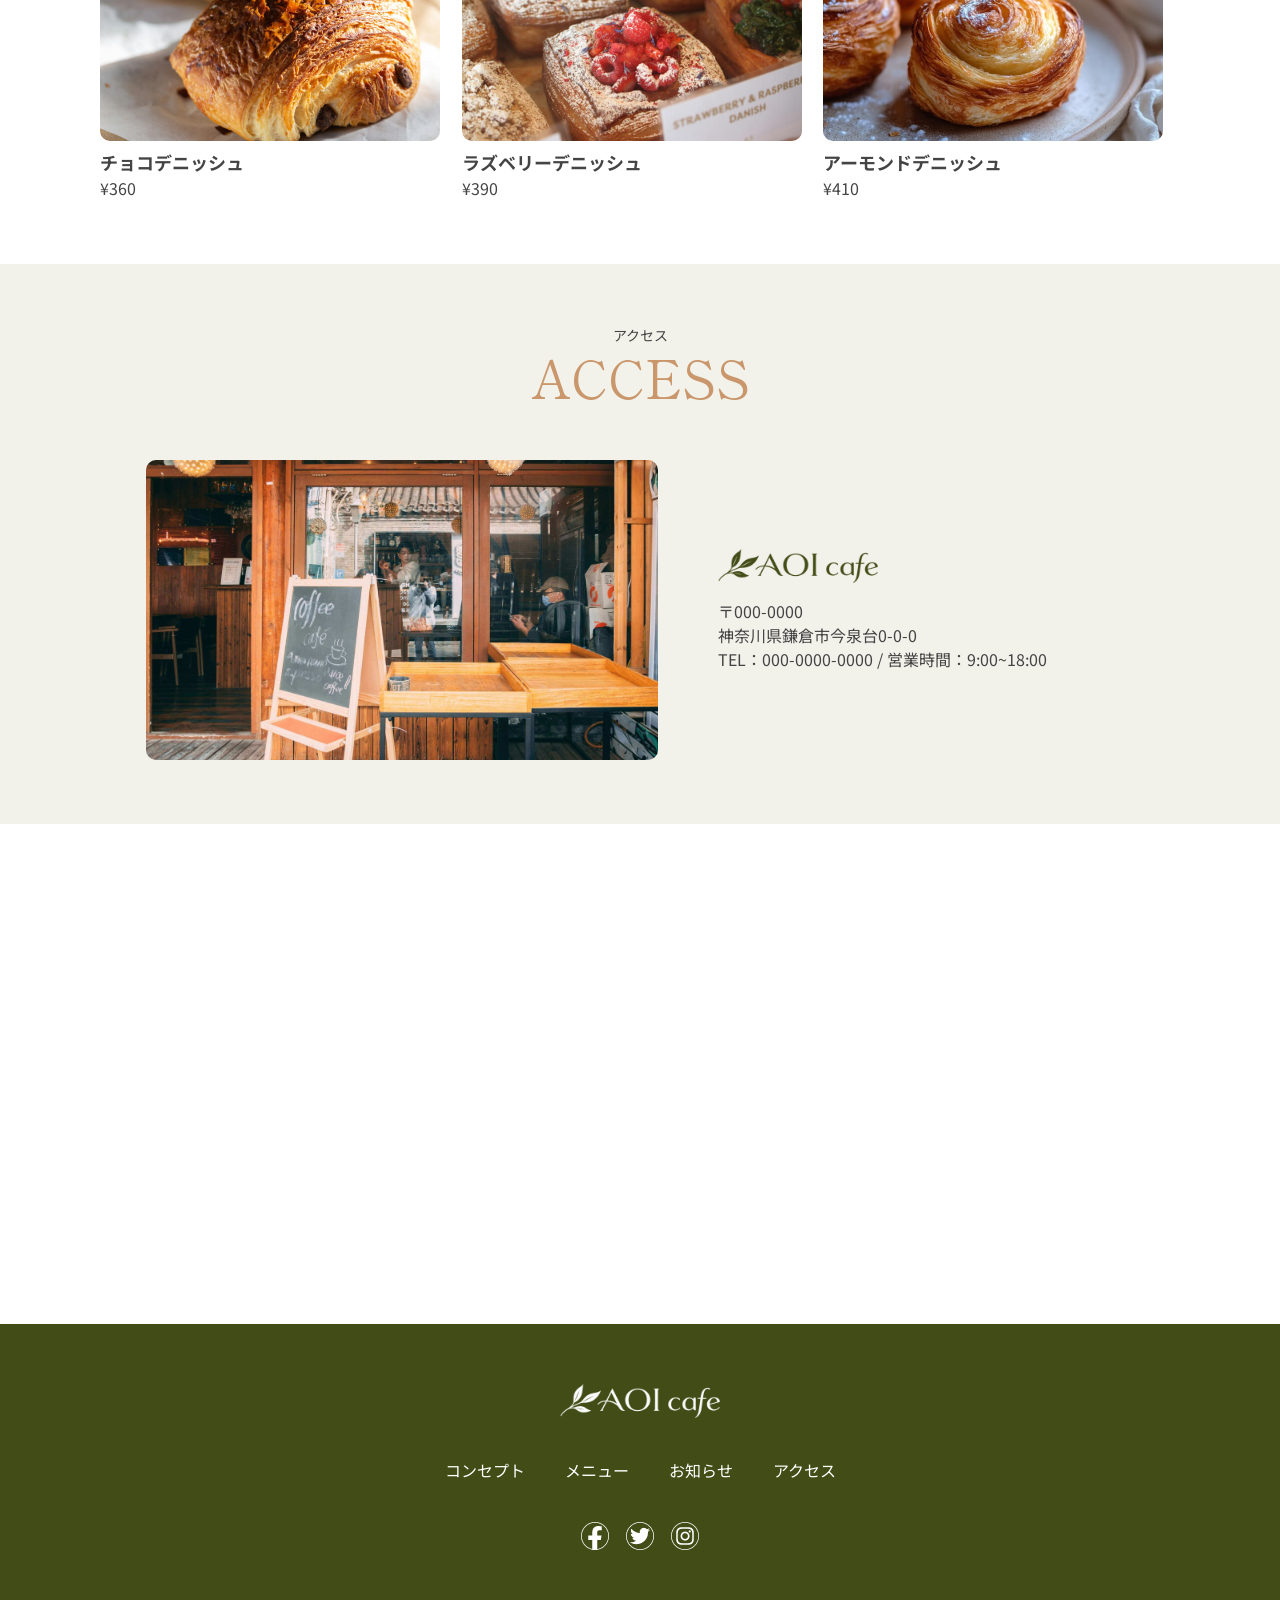
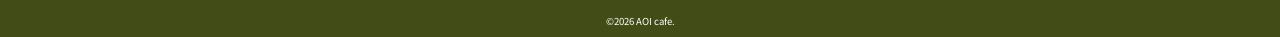
<file: menu.html>
<!DOCTYPE html>
<html lang="ja">
<head>
    <meta charset="UTF-8">
    <meta name="viewport" content="width=device-width, initial-scale=1.0">
    <title>AOI cafe | Cafe | メニュー一覧</title>
    <meta name="description" content="AOI cafeのメニューをご紹介。丁寧に淹れたコーヒーや、焼きたてのペストリーなどをご用意しています。">
    <link rel="stylesheet" href="css/reset.css">
    <link rel="preconnect" href="https://fonts.googleapis.com">
    <link rel="preconnect" href="https://fonts.gstatic.com" crossorigin>
    <link href="https://fonts.googleapis.com/css2?family=Noto+Sans+JP:wght@100..900&family=Shippori+Mincho:wght@400;700&display=swap" rel="stylesheet">
    <link rel="stylesheet" href="css/style.css">
</head>
<body>
    <header class="header">
        <div class="header-logo">
            <a href="index.html" class="header-link">
                <img src="img/logo.png" alt="AOI cafe">
            </a>
        </div>
        <nav class="header-nav">
            <ul class="header-nav-list">
                <li class="header-nav-item">
                    <a class="header-nav-link" href="index.html#concept">コンセプト</a>
                </li>
                <li class="header-nav-item">
                    <a class="header-nav-link" href="menu.html">メニュー</a>
                </li>
                <li class="header-nav-item">
                    <a class="header-nav-link" href="info.html">お知らせ</a>
                </li>
                <li class="header-nav-item">
                    <a class="header-nav-link" href="index.html#access">アクセス</a>
                </li>
            </ul>
        </nav>
        <div class="icon">
            <ul class="icon-list">
                <li class="icon-item">
                    <a class="icon-link">
                        <img src="img/facebook_icon.png" alt="Facebook">
                    </a>
                </li>
                <li class="icon-item">
                    <a class="icon-link">
                        <img src="img/twitter_icon.png" alt="Twitter">
                    </a>
                </li>
                <li class="icon-item">
                    <a class="icon-link">
                        <img src="img/instagram_icon.png" alt="Instagram">
                    </a>
                </li>
            </ul>
        </div>
        <div class="sp-header-btn">
            <button class="sp-header-btn-link" type="button" aria-label="メニューを開く" aria-expanded="false" aria-controls="sp-menu">
                <span class="sp-header-btn-box"></span>
                <span class="sp-header-btn-box"></span>
                <span class="sp-header-btn-box"></span>
            </button>
        </div>
        <div class="sp-menu" id="sp-menu" inert>
            <nav class="sp-menu-nav">
                <ul class="sp-menu-list">
                    <li class="sp-menu-item">
                        <a href="index.html#concept" class="sp-menu-link  __concept"><span class="sp-menu-label-ja">コンセプト</span><span class="sp-menu-label-en">CONCEPT</span></a>
                    </li>
                    <li class="sp-menu-item">
                        <a href="menu.html" class="sp-menu-link  __menu"><span class="sp-menu-label-ja">メニュー</span><span class="sp-menu-label-en">MENU</span></a>
                    </li>
                    <li class="sp-menu-item">
                        <a href="info.html" class="sp-menu-link __info"><span class="sp-menu-label-ja">お知らせ</span><span class="sp-menu-label-en">INFORMATION</span></a>
                    </li>
                    <li class="sp-menu-item">
                        <a href="index.html#access" class="sp-menu-link __access"><span class="sp-menu-label-ja">アクセス</span><span class="sp-menu-label-en">ACCESS</span></a>
                    </li>
                </ul>
            </nav>
        </div>
    </header>
    <div class="kv __menu">
        <div class="kv-detail">
            <h1 class="section-ttl __menu">
                <span class="section-ttl-ja">メニュー</span>
                <span class="section-ttl-en">MENU</span>
            </h1>
        </div>
    </div>
    <main class="main">
        <section id="menu" class="menu section-wrap __detail">
            <div class="section-inner">
                <ul class="menu-wrap">
                    <li class="menu-item">
                        <div class="menu-img-box">
                            <img src="img/menu_photo01.jpg" alt="" class="menu-img">
                        </div>
                        <div class="menu-content">
                            <p class="menu-name">ドリップコーヒー</p>
                            <p class="menu-price">¥380</p>
                        </div>
                    </li>
                    <li class="menu-item">
                        <div class="menu-img-box">
                            <img src="img/menu_photo02.jpg" alt="" class="menu-img">
                        </div>
                        <div class="menu-content">
                            <p class="menu-name">カプチーノ</p>
                            <p class="menu-price">¥420</p>
                        </div>
                    </li>
                    <li class="menu-item">
                        <div class="menu-img-box">
                            <img src="img/menu_photo03.jpg" alt="" class="menu-img">
                        </div>
                        <div class="menu-content">
                            <p class="menu-name">アイスコーヒー</p>
                            <p class="menu-price">¥400</p>
                        </div>
                    </li>
                    <li class="menu-item">
                        <div class="menu-img-box">
                            <img src="img/menu_photo04.jpg" alt="" class="menu-img">
                        </div>
                        <div class="menu-content">
                            <p class="menu-name">チョコデニッシュ</p>
                            <p class="menu-price">¥360</p>
                        </div>
                    </li>
                    <li class="menu-item">
                        <div class="menu-img-box">
                            <img src="img/menu_photo05.jpg" alt="" class="menu-img">
                        </div>
                        <div class="menu-content">
                            <p class="menu-name">ラズベリーデニッシュ</p>
                            <p class="menu-price">¥390</p>
                        </div>
                    </li>
                    <li class="menu-item">
                        <div class="menu-img-box">
                            <img src="img/menu_photo07.jpg" alt="" class="menu-img">
                        </div>
                        <div class="menu-content">
                            <p class="menu-name">アーモンドデニッシュ</p>
                            <p class="menu-price">¥410</p>
                        </div>
                    </li>
                    <li class="menu-item">
                        <div class="menu-img-box">
                            <img src="img/menu_photo01.jpg" alt="" class="menu-img">
                        </div>
                        <div class="menu-content">
                            <p class="menu-name">ドリップコーヒー</p>
                            <p class="menu-price">¥380</p>
                        </div>
                    </li>
                    <li class="menu-item">
                        <div class="menu-img-box">
                            <img src="img/menu_photo02.jpg" alt="" class="menu-img">
                        </div>
                        <div class="menu-content">
                            <p class="menu-name">カプチーノ</p>
                            <p class="menu-price">¥420</p>
                        </div>
                    </li>
                    <li class="menu-item">
                        <div class="menu-img-box">
                            <img src="img/menu_photo03.jpg" alt="" class="menu-img">
                        </div>
                        <div class="menu-content">
                            <p class="menu-name">アイスコーヒー</p>
                            <p class="menu-price">¥400</p>
                        </div>
                    </li>
                    <li class="menu-item">
                        <div class="menu-img-box">
                            <img src="img/menu_photo04.jpg" alt="" class="menu-img">
                        </div>
                        <div class="menu-content">
                            <p class="menu-name">チョコデニッシュ</p>
                            <p class="menu-price">¥360</p>
                        </div>
                    </li>
                    <li class="menu-item">
                        <div class="menu-img-box">
                            <img src="img/menu_photo05.jpg" alt="" class="menu-img">
                        </div>
                        <div class="menu-content">
                            <p class="menu-name">ラズベリーデニッシュ</p>
                            <p class="menu-price">¥390</p>
                        </div>
                    </li>
                    <li class="menu-item">
                        <div class="menu-img-box">
                            <img src="img/menu_photo07.jpg" alt="" class="menu-img">
                        </div>
                        <div class="menu-content">
                            <p class="menu-name">アーモンドデニッシュ</p>
                            <p class="menu-price">¥410</p>
                        </div>
                    </li>
                </ul>
            </div>
        </section>

        <section id="access" class="access section-wrap">
            <div class="section-inner">
                <h2 class="section-ttl __access">
                    <span class="section-ttl-ja">アクセス</span>
                    <span class="section-ttl-en">ACCESS</span>
                </h2>
                <div class="access-content">
                    <div class="access-img-box">
                        <img class="access-img" src="img/access_photo.jpg" alt="">
                    </div>
                    <div class="access-info">
                        <div class="access-logo">
                            <img src="img/logo-black.png" alt="AOI cafe">
                        </div>
                        <p class="access-txt">
                            〒000-0000</p>
                        <p class="access-txt">神奈川県鎌倉市今泉台0-0-0</p>
                        <p class="access-txt">TEL：000-0000-0000 / 営業時間：9:00~18:00</p>
                    </div>
                </div>
            </div>
        </section>
        <div class="access-map">
            <iframe src="https://www.google.com/maps/embed?pb=!1m18!1m12!1m3!1d13018.516556085502!2d139.54937911253427!3d35.34002981702432!2m3!1f0!2f0!3f0!3m2!1i1024!2i768!4f13.1!3m3!1m2!1s0x601845af418f5da3%3A0x6fc320539a2c01a0!2z44CSMjQ3LTAwNTMg56We5aWI5bed55yM6Y6M5YCJ5biC5LuK5rOJ5Y-w!5e0!3m2!1sja!2sjp!4v1789964758232!5m2!1sja!2sjp" width="100%" height="500" style="border:0;" allowfullscreen="" loading="lazy" referrerpolicy="strict-origin-when-cross-origin"></iframe>
        </div>
    </main>
    <footer class="footer">
        <div class="footer-logo-box">
            <img class="footer-logo" src="img/logo.png" alt="AOI cafe">
        </div>
        <ul class="footer-nav-list">
            <li class="footer-nav-item">
                <a class="footer-nav-link" href="index.html#concept">コンセプト</a>
            </li>
            <li class="footer-nav-item">
                <a class="footer-nav-link" href="menu.html">メニュー</a>
            </li>
            <li class="footer-nav-item">
                <a class="footer-nav-link" href="info.html">お知らせ</a>
            </li>
            <li class="footer-nav-item">
                <a class="footer-nav-link" href="index.html#access">アクセス</a>
            </li>
        </ul>
        <div class="icon">
            <ul class="icon-list">
                <li class="icon-item">
                    <a class="icon-link">
                        <img src="img/facebook_icon.png" alt="Facebook">
                    </a>
                </li>
                <li class="icon-item">
                    <a class="icon-link">
                        <img src="img/twitter_icon.png" alt="Twitter">
                    </a>
                </li>
                <li class="icon-item">
                    <a class="icon-link">
                        <img src="img/instagram_icon.png" alt="Instagram">
                    </a>
                </li>
            </ul>
        </div>
        <p class="footer-copy">
            <small>&copy;2026 AOI cafe.</small>
        </p>
    </footer>
<script src="js/script.js"></script>
</body>
</html>
</file>
<file: css/style.css>
@charset "UTF-8";
html {
    font-size: 62.5%;
}
body {
    font-family: "Noto Sans JP", sans-serif;
    line-height: 1.5;
    font-size: 1.6rem;/*16px*/
    color: #444;
}
/* 900px以下で改行を表示（メインコピー用） */
.br-sp {
    display: none;
}
@media screen and (max-width: 900px) {
    .br-sp {
    display: inline;
    }
}
/* 960px以下で改行を非表示（コンセプト詳細コピー用） */
.br-pc {
    display: inline;
}
@media screen and (max-width: 960px) {
    .br-pc {
    display: none;
    }
}
/* section */
.section-wrap {
    padding: 64px 0;
}
@media screen and (max-width: 900px) {
    .section-wrap {
        padding: 40px 0;
    }
}
.section-inner {
    max-width: 1080px;
    width: 90%;
    margin: 0 auto;
}
@media screen and (max-width: 900px) {
    .section-inner {
        width: 90%;
    }  
}
.section-inner-s {
    width: 900px;
    margin: 0 auto;
}
@media screen and (max-width: 900px) {
    .section-inner-s {
        width: 90%;
    }  
}
.section-ttl {
    display: flex;
    flex-direction: column;
    align-items: center;
    text-align: center;
    font-family: "Shippori Mincho", serif;
    font-size: 5.2rem;/*52px*/
    line-height: 70px;
    color: #c9976b;
}
@media screen and (max-width: 900px) {
    .section-ttl {
        font-size: 3.6rem;/*36px*/
        line-height: 44px;
    }
}
.section-ttl-ja {
    font-family: "Noto Sans JP", sans-serif;
    font-size: 1.4rem;/*14px*/
    color: #444;
    line-height: 1;
}
.section-ttl-en {
    font: inherit;
    color: inherit;
}
/* Space only the content immediately following a section heading. */
.section-wrap .section-ttl + .menu-wrap,
.section-wrap .section-ttl + .info-wrap,
.section-wrap .section-ttl + .access-content {
    margin-top: 48px;
}
@media screen and (max-width: 900px) {
    .section-wrap .section-ttl + .menu-wrap,
    .section-wrap .section-ttl + .info-wrap,
    .section-wrap .section-ttl + .access-content {
        margin-top: 32px;
    }
}
.section-wrap .section-ttl + .concept-copy {
    margin-top: 22px;
}
@media screen and (max-width: 900px) {
    .section-wrap .section-ttl + .concept-copy {
        margin-top: 22px;
    }
}

/* btn */
.btn-box {
    text-align: center;
    margin-top: 60px;
}
@media screen and (max-width: 900px) {
    .btn-box {
        margin-top: 40px;
    }
}
.btn-link {
    display: inline-block;
    border: 1px solid #424c16;
    border-radius: 28px;
    font-weight: bold;
    padding: 14px 32px;
}
.btn-link:hover {
    background-color: #424c16;
    color: #fff;
}

/* header */
.header {
    display: flex;
    justify-content: space-between;
    align-items: center;
    color: #fff;
    width: 100%;
    position: absolute;
    top: 0;
    background-color: #424c16;
    padding: 16px 20px;
    z-index: 100;
}
.header-logo {
    width: 180px;
}
@media screen and (max-width: 900px) {
    .header-logo {
        width: 140px;
    }
}
@media screen and (max-width: 900px) {
    .header-nav {
        display: none;
    }
}
.header-nav-list {
    display: flex;
}
.header-nav-item + .header-nav-item {
    margin-left: 40px;
}
/* icon */
@media screen and (max-width: 900px) {
    .icon {
        display: none;
    }
}
.icon-list {
    display: flex;
}
.icon-item + .icon-item {
    margin-left: 16px;
}
/* sp-header-btn */
.sp-header-btn {
    display: none;    
}
@media screen and (max-width: 900px) {
    .sp-header-btn {
        display: block;
        position: fixed;
        top: 6px;
        right: 4%;
        z-index: 200;
    }
    .sp-header-btn-link {
        display: flex;
        flex-direction: column;
        justify-content: space-between;
        width: 40px;
        height: 30px;
        cursor: pointer;
        background-color: transparent;
        margin-top: 10px;
        padding: 0;
    }
    .sp-header-btn-box {
        display: block;
        background-color: #ddd;
        height: 4px;
        width: 40px;
        transition: 0.6s;
    }
    .sp-header-btn.is-open .sp-header-btn-box:nth-child(1) {
        transform: translateY(13px) rotate(45deg);
    }

    .sp-header-btn.is-open .sp-header-btn-box:nth-child(2) {
        opacity: 0;
    }

    .sp-header-btn.is-open .sp-header-btn-box:nth-child(3) {
        transform: translateY(-13px) rotate(-45deg);
    }
}
/* sp-menu */
.sp-header-btn-link:focus-visible,
.sp-menu a:focus-visible {
    outline: 3px solid #fff;
    outline-offset: 6px;
}

.sp-menu {
    display: none;
}
@media screen and (max-width: 900px) {
    .sp-menu {
        display: block;
        position: fixed;
        top: 0;
        right: 0;
        width: 100%;
        height: 100vh;
        background-color: #424c16;
        transform: translateX(100%);
        transition: 0.6s;
        z-index: 100;
    }
    .sp-menu.is-open {
        transform: translateX(0);
    }
    .sp-menu-nav {
        padding: 60px 8%;
    }
    .sp-menu-list {
        display: flex;
        flex-direction: column;
        /* Account for the 14px Japanese label now in normal flow. */
        margin-top: 36px;
    }
    .sp-menu-item + .sp-menu-item {
        margin-top: 26px;
    }
    .sp-menu-item {
        text-align: center;
        font-size: 1.8rem;/*18px*/
    }
    .sp-menu-link {
        display: inline-flex;
        flex-direction: column;
        align-items: center;
        vertical-align: top;
        font-size: 2.4rem;/*24px*/
        font-family: "Shippori Mincho", serif;
    }
    .sp-menu-label-ja {
        font-size: 1.4rem;/*14px*/
        font-weight: normal;
        font-family: "Noto Sans JP", sans-serif;
        line-height: 1;
    }
}
/* kv */
.kv {
    position: relative;
    width: 100%;
    background-repeat: no-repeat;
    background-size: cover;
}
.kv.__index {
    height: 768px;
    background-image: url(../img/kv.jpg);
}
@media screen and (max-width: 900px) {
    .kv.__index {
        height: 400px;
    }
}
.kv.__menu {
    height: 500px;
    background-image: url(../img/menu_kv.jpg);
    background-position: bottom center;
}
.kv.__info {
    height: 500px;
    background-image: url(../img/info_kv.jpg);
}
@media screen and (max-width: 900px) {
    .kv.__menu,.kv.__info {
        height: 300px;
    }
}
.kv-copy {
    font-size: 3.2rem;
    font-weight: 700;
    font-family: "Shippori Mincho", serif;
    text-align: center;
    line-height: 1.8;
    text-shadow: 0 2px 4px rgba(0, 0, 0, 0.75);
}
@media screen and (max-width: 900px) {
    .kv-copy {
        font-size: 2.8rem;
        text-shadow:
            0 0 4px rgba(0, 0, 0, 0.85),
            0 0 10px rgba(0, 0, 0, 0.5);
    }
}
@media screen and (max-width: 360px) {
    .kv-copy {
        font-size: 2.4rem;
    }
}
.kv-copy,.kv-detail {
    color: #fff;
    position: absolute;
    top: 50%;
    left: 50%;
    transform: translate(-50%,-30%);
    white-space: nowrap;
}
.kv-detail .section-ttl,
.kv-detail .section-ttl-ja {
    color: #fff;
}
/* concept */
.concept-copy {
    text-align: center;
    font-weight: 400;
    font-family: "Shippori Mincho", serif;
    font-size: 3.2rem;/*32px*/
    line-height: 1.6;
}
@media screen and (max-width: 900px) {
    .concept-copy {
        font-size: 2.4rem;/*24px*/
    }
}
.concept-txt {
    text-align: center;
    margin-top: 24px;
}
.concept-img-box {
    height: 350px;
    margin-top: 80px;
}
@media screen and (max-width: 900px) {
    .concept-img-box {
        height: 250px;
        margin-top: 50px;
    }
}
.concept-img {
    object-fit: cover;
    object-position: center;
}
.concept-detail {
    display: flex;
    justify-content: space-between;
    align-items: center;
    margin-top: 80px;
}
@media screen and (max-width: 960px) {
    .concept-detail {
        flex-direction: column;
    }
}
@media screen and (max-width: 900px) {
    .concept-detail {
        margin-top: 40px;
    }
}
.concept-detail-content {
    max-width: 450px;
    width: 41%;
}
@media screen and (max-width: 960px) {
    .concept-detail-content {
        max-width: max-content;
        width: 100%;
    }
}
.concept-detail-copy {
    text-align: left;
    font-weight: 400;
    font-family: "Shippori Mincho", serif;
    font-size: 3.2rem;/*32px*/
    line-height: 1.6;
}
@media screen and (max-width: 1200px) {
    .concept-detail-copy {
        font-size: 2.6rem;/*26px*/
    }
}
@media screen and (max-width: 900px) {
    .concept-detail-copy {
        font-size: 2.4rem;/*24px*/
    }
}
.concept-detail-txt {
    text-align: left;
    margin-top: 32px;
}
.concept-detail-img-wrap {
    max-width: 580px;
    width: 50%;
    max-height: 450px;
    display: flex;
    justify-content: space-between;
}
@media screen and (max-width: 960px) {
    .concept-detail-img-wrap {
        justify-content: center;
        width: 100%;
        height: auto;
        margin-top: 30px;
    }
}
.concept-detail-img-box {
    max-width: 280px;
    width: 100%;
    max-height: 390px;
    margin-top: 60px;
}
@media screen and (max-width: 960px) {
    .concept-detail-img-box {
        max-width: 48%;
        width: 100%;
        max-height: 60%;
    }
}
.concept-detail-img-box + .concept-detail-img-box {
    margin: 0 0 60px 2%;
}
.concept-detail-img {
    object-fit: cover;
    object-position: center;
    border-radius: 10px;
}
/* menu */
.menu {
    background-color: #f2f1ea;
}
.menu.__detail {
    background-color: #FFF;
}
.menu-wrap {
    display: flex;
    flex-wrap: wrap;
    gap: 40px 2%;
    margin: 0;
    padding: 0;
    list-style: none;
}
@media screen and (max-width: 900px) {
    .menu-wrap {
        flex-wrap: nowrap;
        flex-direction: column;
        align-items: center;
        gap: 40px 0;
    }
}
.menu-item {
    width: calc((100% - 4%) / 3);
    max-width: 340px;
}
@media screen and (max-width: 900px) {
    .menu-item {
        width: 100%;
    }
}
.menu-img-box {
    height: 220px;
}
.menu-img {
    object-fit: cover;
    border-radius: 10px;
}
.menu-name {
    font-size: 1.8rem;/*18px*/
    font-weight: bold;
    margin-top: 8px;
}
.menu-price {
    margin-top: 0;
}
/* info */
.info-content {
    border-bottom: 1px solid #BCBCBC;
    padding-bottom: 16px;
}
.info-content + .info-content {
    margin-top: 40px;
}
@media screen and (max-width: 900px) {
    .info-content + .info-content {
        margin-top: 16px;
    }
}
.info-date {
    font-size: 1.2rem;/*12px*/
}
.info-icon {
    display: inline-block;
    font-size: 1.2rem;/*12px*/
    margin-left: 16px;
    padding: 4px 8px;
}
@media screen and (max-width: 900px) {
    .info-icon {
        margin-left: 10px;
    }
}
.info-icon.__info-icon-info {
    color: #c9976b;
    border: 1px solid #c9976b;
}
.info-icon.__info-icon-new {
    color: #424c16;
    border: 1px solid #424c16;
}
.info-txt {
    margin-top: 16px;
}
@media screen and (max-width: 900px) {
    .info-txt {
        margin-top: 8px;
    }
}
/* page-btn */
.page-btn-list {
    display: flex;
    justify-content: center;
    text-align: center;
    margin-top: 60px;
}
.page-btn-item + .page-btn-item {
    margin-left: 8px;
}
.page-btn-item {
    background-color: #fff;
    border: 1px solid #707070;
}
.page-btn-item.__current {
    background-color: #f2f1ea;
    border: none;
}
.page-btn-link {
    display: block;
    padding: 8px 16px;
}
/* info-single */
.infosingle-head {
    border-bottom: 1px solid #BCBCBC;
    padding-bottom: 16px;
}
.infosingle .info-date {
    font-size: 1.6rem;/*16px*/
}
.infosingle .info-icon {
    font-size: 1.6rem;/*16px*/
}
.infosingle .info-txt {
    font-size: 2.4rem;/*24px*/
    font-weight: bold;
    margin-top: 12px;
}
@media screen and (max-width: 900px) {
    .infosingle .info-txt {
        font-size: 2.0rem;/*20px*/
    }
}
.infosingle-content p {
    margin-top: 24px;
}
.infosingle-content p:first-of-type {
    margin-top: 60px;
}
.infosingle-content img {
    height: 560px;
    width: 100%;
    object-fit: cover;
    margin-top: 40px;
}
.infosingle-content img + p {
    margin-top: 40px;
}
/* access */
.access {
    background-color: #f2f1ea;
}
.access-content {
    display: flex;
    justify-content: center;
    align-items: center;
}
@media screen and (max-width: 900px) {
    .access-content {
        flex-direction: column;
    }
}
.access-img-box {
    max-width: 512px;
    width: 100%;
    height: 300px;
    margin-right: 60px;
}
@media screen and (max-width: 900px) {
    .access-img-box {
        margin-right: 0;
    }
}
.access-img {
    object-fit: cover;
    border-radius: 10px;
}
.access-info {
    width: 417px;
}
@media screen and (max-width: 900px) {
    .access-info {
        width: 96%;
        margin-top: 30px;
    }
}
.access-logo {
    width: 160px;
}
.access-txt:first-of-type {
    margin-top: 16px;
}
/* footer */
.footer {
    background-color: #424c16;
    color: #fff;
    padding: 60px 0 8px;
}
.footer-logo-box {
    width: 160px;
    margin: 0 auto;
}
.footer-nav-list {
    display: flex;
    justify-content: center;
    margin: 40px 0;
}
.footer-nav-item + .footer-nav-item {
    margin-left: 40px;
}
@media screen and (max-width: 900px) {
    .footer-nav-item + .footer-nav-item {
        margin-left: 24px;
    }
}
.footer .icon-list {
    justify-content: center;
}
.footer-copy {
    text-align: center;
    font-size: 1.2rem;/*12px*/
    margin-top: 60px;
}
</file>
